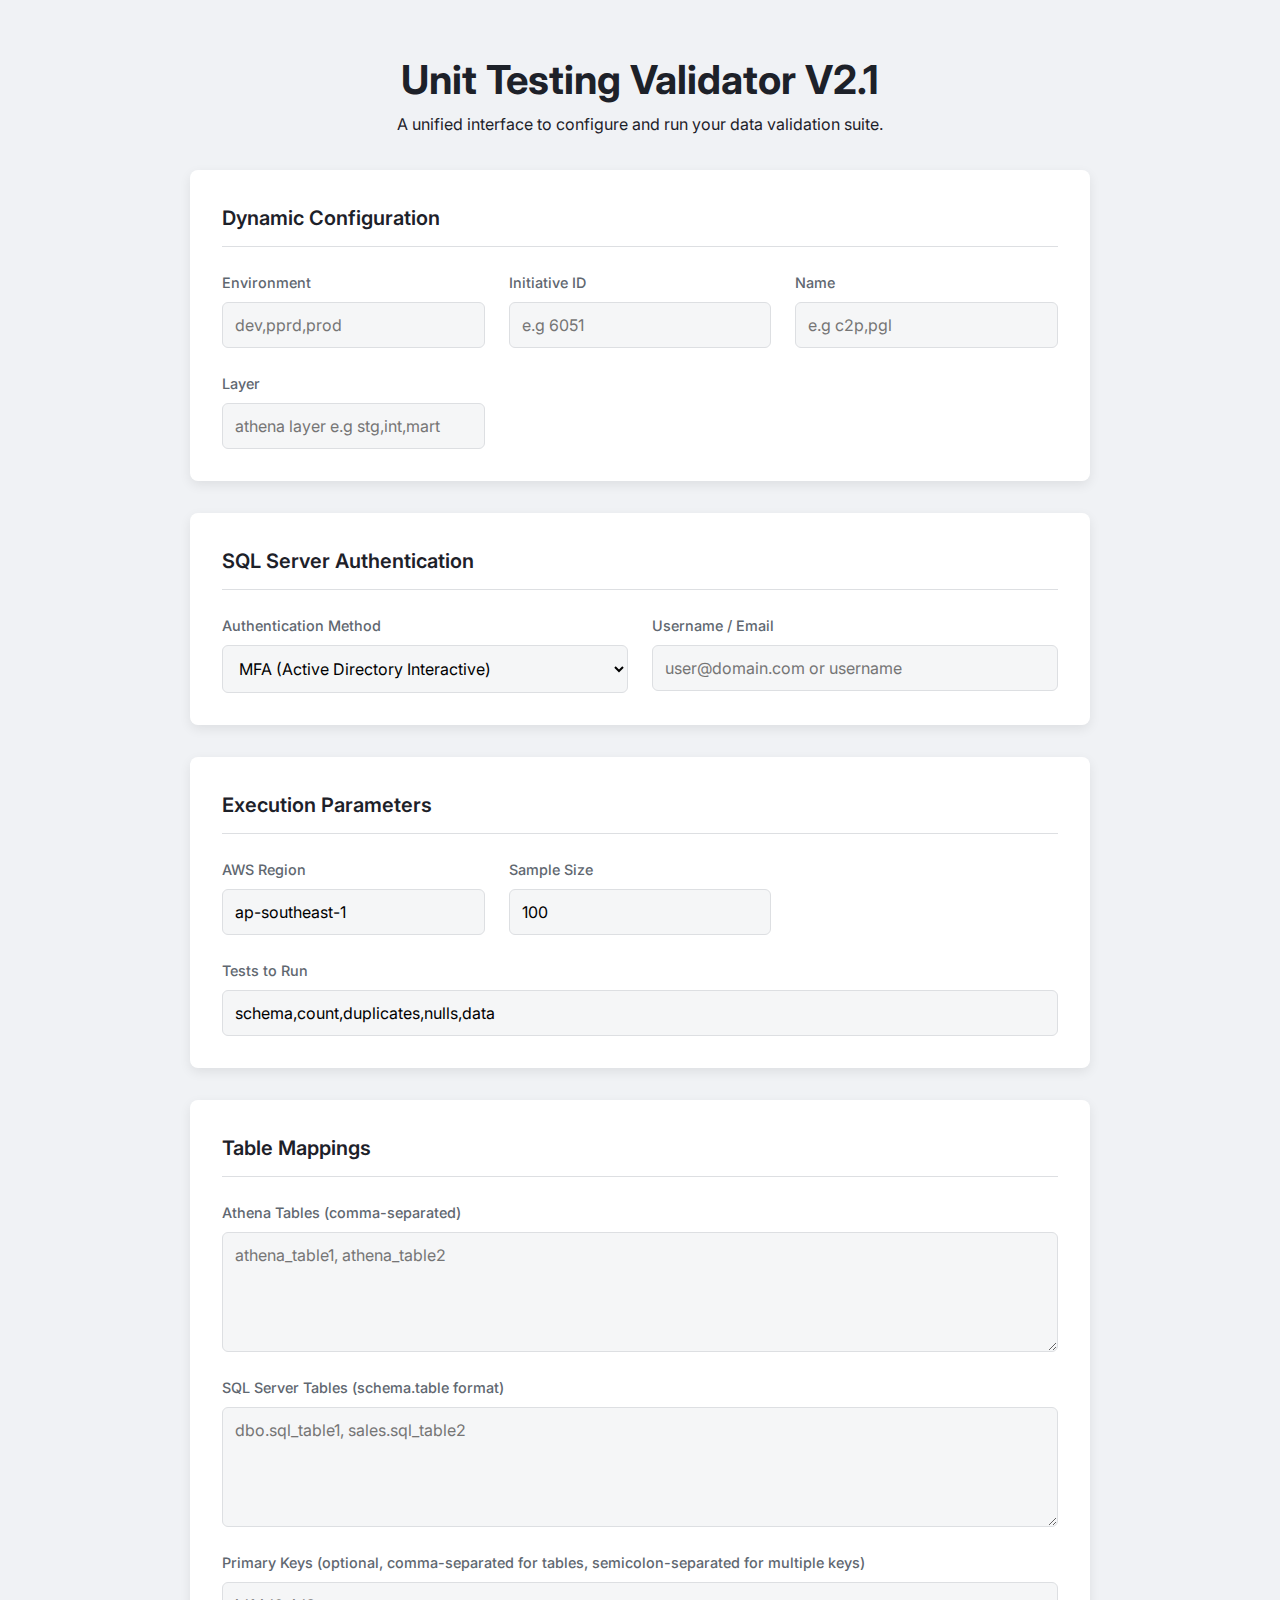
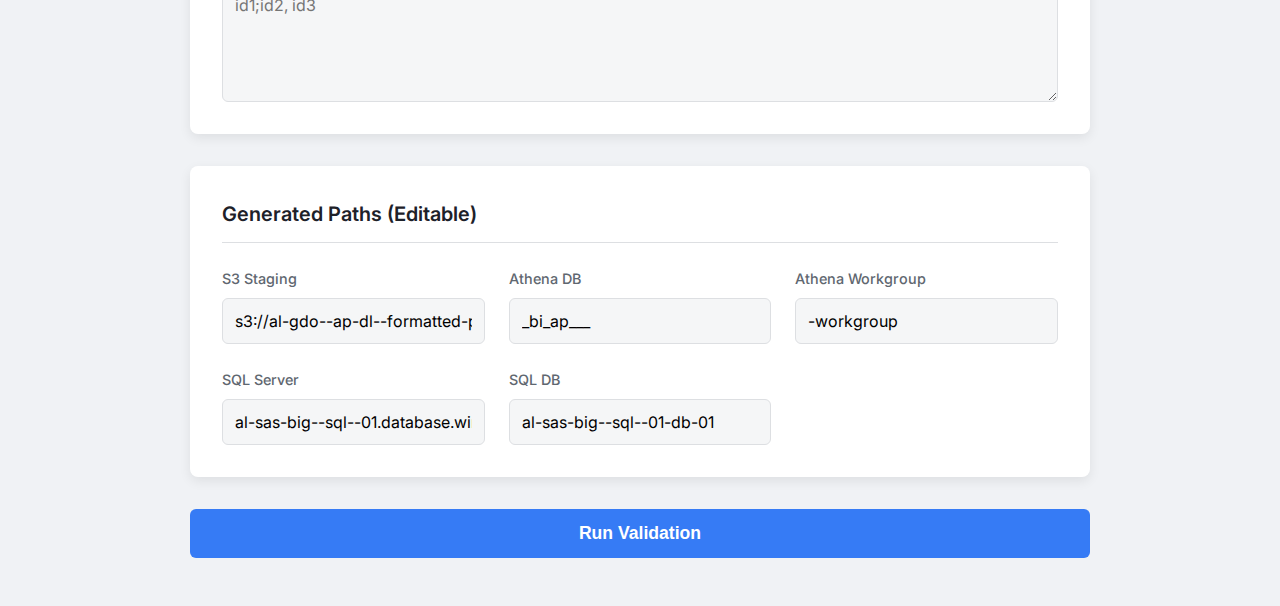
<file: templates/index.html>
<!DOCTYPE html>
<html lang="en">
<head>
    <meta charset="UTF-8">
    <meta name="viewport" content="width=device-width, initial-scale=1.0">
    <title>Unit Test Validator V2.1</title>
    <link rel="preconnect" href="https://fonts.googleapis.com">
    <link rel="preconnect" href="https://fonts.gstatic.com" crossorigin>
    <link href="https://fonts.googleapis.com/css2?family=Inter:wght@400;500;600;700&display=swap" rel="stylesheet">
    <style>
        :root {
            --primary-color: #367BF5;
            --primary-hover: #2a62c4;
            --background-color: #f0f2f5;
            --card-background: #ffffff;
            --text-color: #1d2129;
            --text-secondary: #606770;
            --border-color: #dddfe2;
            --input-background: #f5f6f7;
            --console-background: #1e1e1e;
            --console-text: #d4d4d4;
            --success-color: #28a745;
            --error-color: #dc3545;
        }

        * { box-sizing: border-box; margin: 0; padding: 0; }
        body { font-family: 'Inter', sans-serif; background-color: var(--background-color); color: var(--text-color); line-height: 1.6; }
        .container { max-width: 900px; margin: 3rem auto; }
        .header { text-align: center; margin-bottom: 2rem; }
        .header h1 { font-size: 2.5rem; font-weight: 700; }
        .card { background-color: var(--card-background); border-radius: 8px; padding: 2rem; margin-bottom: 2rem; box-shadow: 0 4px 12px rgba(0,0,0,0.08); }
        .section-title { font-size: 1.25rem; font-weight: 600; margin-bottom: 1.5rem; padding-bottom: 0.75rem; border-bottom: 1px solid var(--border-color); }
        .form-grid { display: grid; grid-template-columns: repeat(auto-fit, minmax(250px, 1fr)); gap: 1.5rem; }
        .form-group { display: flex; flex-direction: column; }
        label { font-weight: 500; margin-bottom: .5rem; font-size: 0.9em; color: var(--text-secondary); }
        input[type="text"], input[type="number"], input[type="password"], select, textarea { padding: 12px; border: 1px solid var(--border-color); background-color: var(--input-background); border-radius: 6px; font-family: inherit; font-size: 1em; }
        textarea { height: 120px; resize: vertical; }
        .btn { background-color: var(--primary-color); color: white; padding: 14px; border: none; border-radius: 6px; cursor: pointer; font-size: 1.1em; font-weight: 600; width: 100%; }
        .btn:hover { background-color: var(--primary-hover); }
        #output-container { display: none; }
        #output { margin-top: 1.5rem; background: var(--console-background); color: var(--console-text); padding: 1.5rem; border-radius: 8px; white-space: pre-wrap; font-family: monospace; max-height: 400px; overflow-y: auto; }
        #spinner { display: none; margin: 20px auto; width: 40px; height: 40px; border: 4px solid rgba(0,0,0,0.1); border-top: 4px solid var(--primary-color); border-radius: 50%; animation: spin 1s linear infinite; }
        #report-link-container { margin-top: 1.5rem; display: flex; justify-content: center; gap: 1rem; }
        .report-btn { padding: 12px 24px; border-radius: 6px; text-decoration: none; font-weight: 600; }
        .report-btn.view { background-color: var(--success-color); color: white; }
        .error-message { color: var(--error-color); }
        @keyframes spin { 0% { transform: rotate(0deg); } 100% { transform: rotate(360deg); } }
    </style>
</head>
<body>
    <div class="container">
        <div class="header">
            <h1>Unit Testing Validator V2.1</h1>
            <p>A unified interface to configure and run your data validation suite.</p>
        </div>

        <div class="card">
            <h2 class="section-title">Dynamic Configuration</h2>
            <div class="form-grid">
                <div class="form-group"><label for="env">Environment</label><input type="text" id="env" placeholder="dev,pprd,prod" onkeyup="updatePaths()"></div>
                <div class="form-group"><label for="initiative">Initiative ID</label><input type="text" id="initiative" placeholder="e.g 6051" onkeyup="updatePaths()"></div>
                <div class="form-group"><label for="name">Name</label><input type="text" id="name" placeholder="e.g c2p,pgl" onkeyup="updatePaths()"></div>
                <div class="form-group"><label for="layer">Layer</label><input type="text" id="layer" placeholder="athena layer e.g stg,int,mart" onkeyup="updatePaths()"></div>
            </div>
        </div>
        
        <div class="card">
            <h2 class="section-title">SQL Server Authentication</h2>
            <div class="form-grid">
                <div class="form-group">
                    <label for="auth-method">Authentication Method</label>
                    <select id="auth-method" onchange="togglePassword()">
                        <option value="mfa">MFA (Active Directory Interactive)</option>
                        <option value="password">SQL Login (Username/Password)</option>
                    </select>
                </div>
                <div class="form-group">
                    <label for="mssql-username">Username / Email</label>
                    <input type="text" id="mssql-username" placeholder="user@domain.com or username">
                </div>
                <div class="form-group" id="mssql-password-group" style="display:none;">
                    <label for="mssql-password">Password</label>
                    <input type="password" id="mssql-password" placeholder="Enter password">
                </div>
            </div>
        </div>
        
        <div class="card">
            <h2 class="section-title">Execution Parameters</h2>
            <div class="form-grid">
                <div class="form-group"><label for="aws-region">AWS Region</label><input type="text" id="aws-region" value="ap-southeast-1"></div>
                <div class="form-group"><label for="sample-size">Sample Size</label><input type="number" id="sample-size" value="100" min="1"></div>
                <div class="form-group" style="grid-column: 1 / -1;"><label for="tests">Tests to Run</label><input type="text" id="tests" value="schema,count,duplicates,nulls,data"></div>
            </div>
        </div>

        <div class="card">
            <h2 class="section-title">Table Mappings</h2>
            <div class="form-grid">
                <div class="form-group" style="grid-column: 1 / -1;">
                    <label for="athena-tables">Athena Tables (comma-separated)</label>
                    <textarea id="athena-tables" placeholder="athena_table1, athena_table2"></textarea>
                </div>
                <div class="form-group" style="grid-column: 1 / -1;">
                    <label for="sql-tables">SQL Server Tables (schema.table format)</label>
                    <textarea id="sql-tables" placeholder="dbo.sql_table1, sales.sql_table2"></textarea>
                </div>
                 <div class="form-group" style="grid-column: 1 / -1;">
                    <label for="primary-keys">Primary Keys (optional, comma-separated for tables, semicolon-separated for multiple keys)</label>
                    <textarea id="primary-keys" placeholder="id1;id2, id3"></textarea>
                </div>
            </div>
        </div>

        <div class="card">
            <h2 class="section-title">Generated Paths (Editable)</h2>
            <div class="form-grid">
                <div class="form-group"><label>S3 Staging</label><input type="text" id="s3-staging-path" class="generated-path"></div>
                <div class="form-group"><label>Athena DB</label><input type="text" id="athena-db-path" class="generated-path"></div>
                <div class="form-group"><label>Athena Workgroup</label><input type="text" id="athena-workgroup-path" class="generated-path"></div>
                <div class="form-group"><label>SQL Server</label><input type="text" id="mssql-server-path" class="generated-path"></div>
                <div class="form-group"><label>SQL DB</label><input type="text" id="mssql-db-path" class="generated-path"></div>
            </div>
        </div>
        
        <button id="run-btn" class="btn">Run Validation</button>
        
        <div id="output-container">
             <div id="spinner"></div>
             <div id="output"></div>
             <div id="report-link-container"></div>
        </div>
    </div>

    <script>
        function togglePassword() {
            const authMethod = document.getElementById('auth-method').value;
            const passwordGroup = document.getElementById('mssql-password-group');
            passwordGroup.style.display = (authMethod === 'password') ? 'flex' : 'none';
        }

        function updatePaths() {
            const env = document.getElementById('env').value.toLowerCase();
            let sqlEnv = env;
            if (env === 'pprd') sqlEnv = 'uat';
            
            const initiative = document.getElementById('initiative').value;
            const name = document.getElementById('name').value;
            const layer = document.getElementById('layer').value;
            
            document.getElementById('s3-staging-path').value = `s3://al-gdo-${env}-ap-dl-${initiative}-formatted-p/`;
            document.getElementById('athena-db-path').value = `${env}_bi_ap_${initiative}_${layer}_${name}`;
            document.getElementById('athena-workgroup-path').value = `${initiative}-workgroup`;
            document.getElementById('mssql-server-path').value = `al-sas-big-${sqlEnv}-sql-${name}-01.database.windows.net`;
            document.getElementById('mssql-db-path').value = `al-sas-big-${sqlEnv}-sql-${name}-01-db-01`;
        }
        
        document.addEventListener('DOMContentLoaded', () => {
            updatePaths();
            togglePassword();
        });

        document.getElementById('run-btn').addEventListener('click', async () => {
            const outputContainer = document.getElementById('output-container');
            const outputDiv = document.getElementById('output');
            const spinner = document.getElementById('spinner');
            const reportLinkContainer = document.getElementById('report-link-container');
            
            outputContainer.style.display = 'block';
            outputDiv.innerHTML = '';
            reportLinkContainer.innerHTML = '';
            spinner.style.display = 'block';

            const mappings = {};
            const athenaTables = document.getElementById('athena-tables').value.split(',').map(t => t.trim()).filter(Boolean);
            const sqlTables = document.getElementById('sql-tables').value.split(',').map(t => t.trim()).filter(Boolean);
            const primaryKeysList = document.getElementById('primary-keys').value.split(',').map(k => k.trim());
            
            if (athenaTables.length !== sqlTables.length) {
                outputDiv.innerHTML = `<span class="error-message">Error: The number of Athena tables must match the number of SQL Server tables.</span>`;
                spinner.style.display = 'none';
                return;
            }

            for (let i = 0; i < athenaTables.length; i++) {
                const athenaTable = athenaTables[i];
                const sqlTable = sqlTables[i];
                const primaryKeys = (primaryKeysList[i] || '').split(';').map(k => k.trim()).filter(Boolean);
                mappings[athenaTable] = { "sql_table": sqlTable, "primary_keys": primaryKeys };
            }

            const payload = {
                "aws-region": document.getElementById('aws-region').value,
                "s3-staging": document.getElementById('s3-staging-path').value,
                "athena-db": document.getElementById('athena-db-path').value,
                "athena-workgroup": document.getElementById('athena-workgroup-path').value,
                "mssql-server": document.getElementById('mssql-server-path').value,
                "mssql-db": document.getElementById('mssql-db-path').value,
                "auth-method": document.getElementById('auth-method').value,
                "mssql-user": document.getElementById('mssql-username').value,
                "mssql-password": document.getElementById('mssql-password').value,
                "sample-size": parseInt(document.getElementById('sample-size').value) || 100,
                "tests": document.getElementById('tests').value,
                "mappings": mappings
            };

            try {
                const response = await fetch('/run_script', {
                    method: 'POST',
                    headers: { 'Content-Type': 'application/json' },
                    body: JSON.stringify(payload)
                });
                const result = await response.json();
                
                if (result.status === 'success') {
                    outputDiv.innerHTML = result.output;
                    if(result.report_url) {
                        reportLinkContainer.innerHTML = `<a href="${result.report_url}" target="_blank" class="report-btn view">View Report</a>`;
                    }
                } else {
                     outputDiv.innerHTML = `<span class="error-message">${result.output}</span>`;
                }
            } catch (error) {
                outputDiv.innerHTML = `<span class="error-message">An unexpected error occurred: ${error}</span>`;
            } finally {
                spinner.style.display = 'none';
            }
        });
    </script>
</body>
</html>
</file>
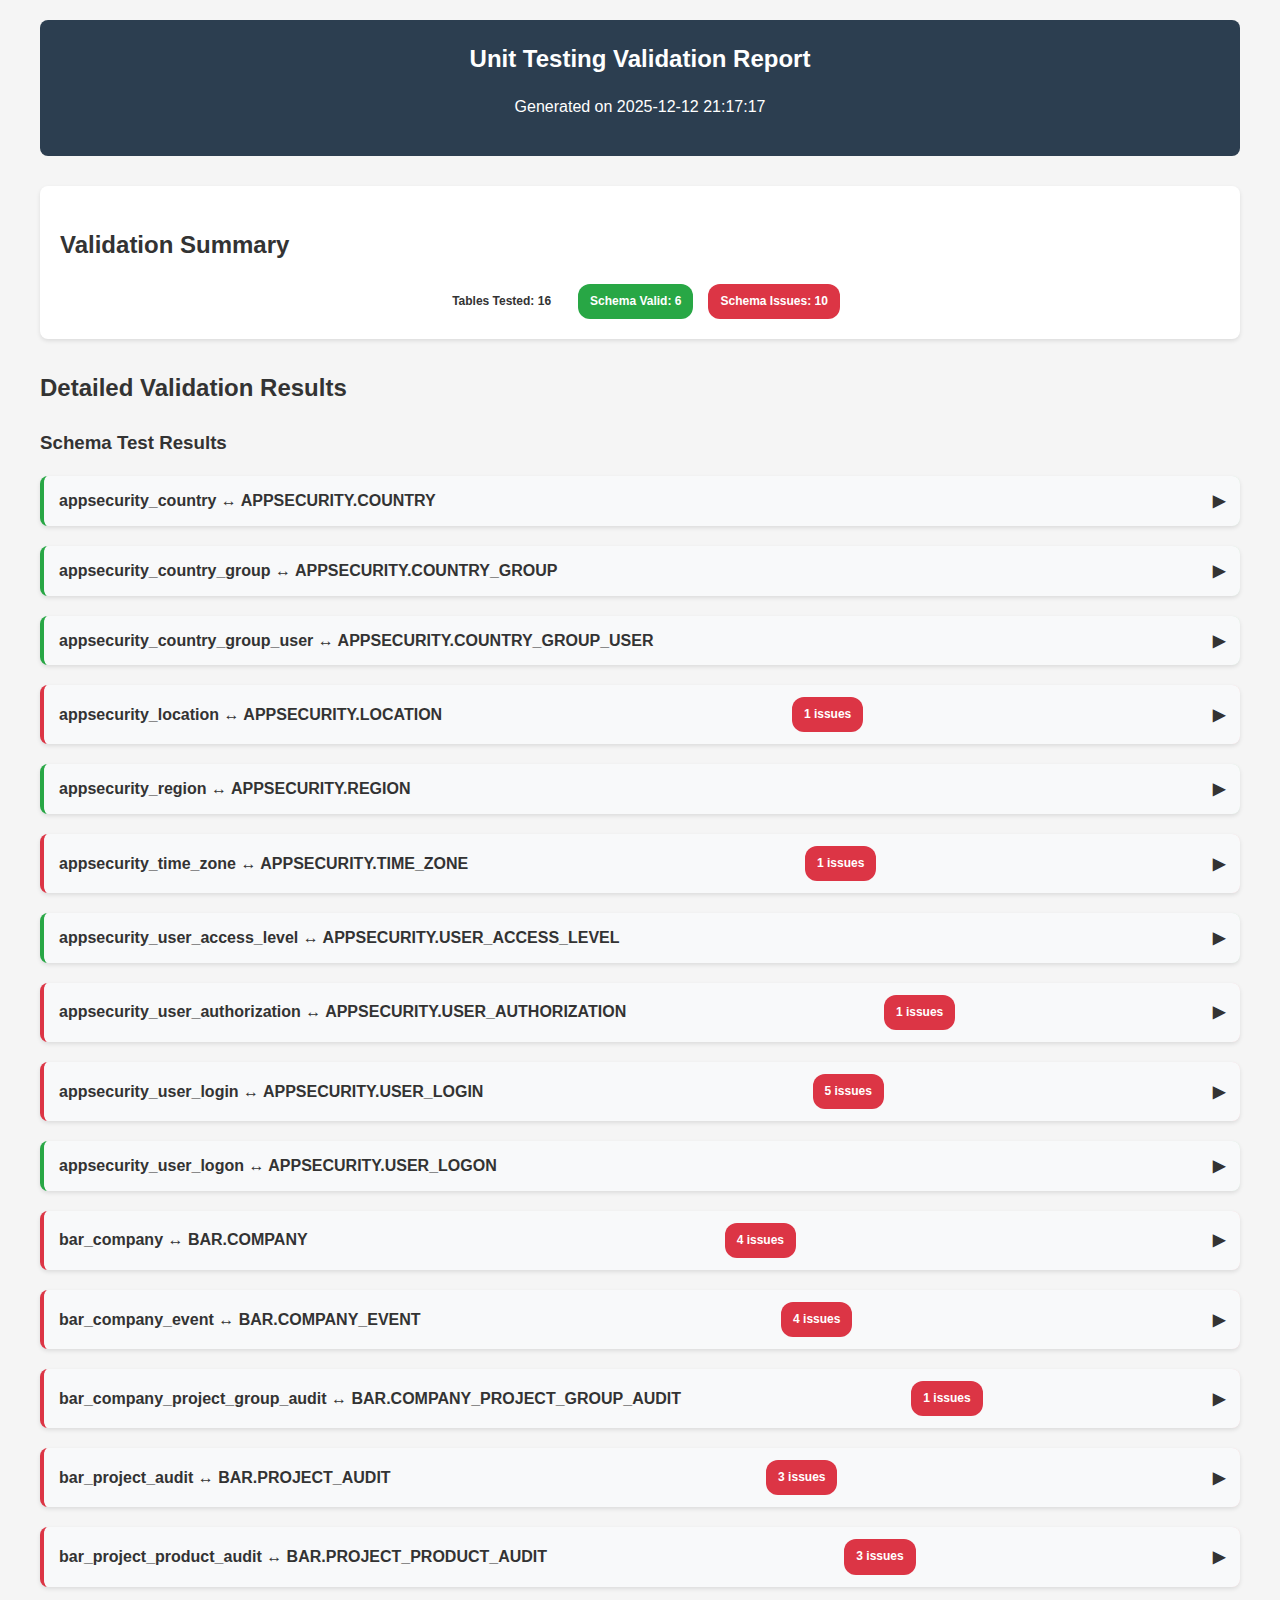
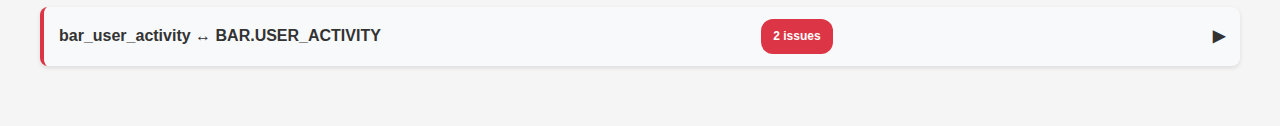
<file: report.html>
<!DOCTYPE html>
<html>
  <head>
    <title>Unit Testing Validation Report</title>
    <meta charset="utf-8">
    <meta content="width=device-width, initial-scale=1" name="viewport">
    <link href="https://cdnjs.cloudflare.com/ajax/libs/font-awesome/6.4.0/css/all.min.css" rel="stylesheet">
    <style>body { 
    font-family: 'Segoe UI', Tahoma, sans-serif; 
    line-height: 1.6; 
    color: #333; 
    max-width: 1200px; 
    margin: 0 auto; 
    padding: 20px; 
    background-color: #f5f5f5;
}

.header { 
    background: #2c3e50; 
    color: white; 
    padding: 20px; 
    border-radius: 8px; 
    margin-bottom: 30px; 
    text-align: center;
}

.header h1 {
    margin: 0;
    font-size: 24px;
}

.summary-card { 
    background: #ffffff; 
    border-radius: 8px; 
    padding: 20px; 
    margin-bottom: 30px; 
    box-shadow: 0 2px 4px rgba(0,0,0,0.1);
}

.summary-stats {
    display: flex; 
    gap: 15px; 
    justify-content: center;
    flex-wrap: wrap;
}

.test-section {
    margin-bottom: 40px;
}

.table-card { 
    border-radius: 8px; 
    margin-bottom: 20px; 
    overflow: hidden; 
    box-shadow: 0 2px 4px rgba(0,0,0,0.1);
}

.table-card.match {
    border-left: 4px solid #28a745;
}

.table-card.error {
    border-left: 4px solid #dc3545;
}

.table-header { 
    padding: 12px 15px; 
    cursor: pointer; 
    display: flex; 
    justify-content: space-between; 
    align-items: center; 
    background-color: #f8f9fa;
    font-weight: bold;
}

.table-header:hover { 
    background-color: #e9ecef; 
}

.table-details { 
    padding: 15px; 
    background-color: #ffffff;
}

.schema-table { 
    width: 100%; 
    border-collapse: collapse; 
    margin: 15px 0; 
    font-size: 14px; 
}

.schema-table th { 
    background: #e9ecef; 
    padding: 12px; 
    text-align: left; 
    font-weight: 600;
}

.schema-table td { 
    padding: 12px; 
    border-bottom: 1px solid #ddd; 
}

.text-center {
    text-align: center;
}

.match { 
    background-color: #d4edda; 
}

.error { 
    background-color: #f8d7da; 
}

.warning { 
    background-color: #fff3cd; 
}

.badge { 
    padding: 8px 12px; 
    border-radius: 12px; 
    font-size: 12px; 
    font-weight: bold; 
    display: inline-block; 
}

.badge-success { 
    background: #28a745; 
    color: white; 
}

.badge-danger { 
    background: #dc3545; 
    color: white; 
}

details[open] .toggle-icon {
    transform: rotate(90deg);
}

.toggle-icon {
    transition: transform 0.3s ease;
}

.issue-section {
    margin-bottom: 20px;
}

.issue-section ul {
    margin: 10px 0;
    padding-left: 20px;
}

.issue-section li {
    color: #dc3545;
    margin-bottom: 5px;
}

.schema-section, .count-section, .duplicate-section, .null-section, .data-section {
    margin-bottom: 20px;
}</style>
  </head>
  <body>
    <div class="header">
      <h1>Unit Testing Validation Report</h1>
      <p>Generated on 2025-12-12 21:17:17</p>
    </div>
    <div class="summary-card">
      <h2>Validation Summary</h2>
      <div class="summary-stats">
        <span class="badge">Tables Tested: 16</span>
        <span class="badge badge-success">Schema Valid: 6</span>
        <span class="badge badge-danger">Schema Issues: 10</span>
      </div>
    </div>
    <h2>Detailed Validation Results</h2>
    <div class="test-section">
      <h3>Schema Test Results</h3>
      <div class="table-card match">
        <details>
          <summary class="table-header">
            <strong>appsecurity_country ↔ APPSECURITY.COUNTRY</strong>
            <span class="toggle-icon">▶</span>
          </summary>
          <div class="table-details">
            <div class="schema-section">
              <h4>Column Comparison</h4>
              <table class="schema-table">
                <thead>
                  <tr>
                    <th>Column (Athena)</th>
                    <th>Column (SQL Server)</th>
                    <th>Athena Type</th>
                    <th>SQL Server Type</th>
                    <th>Status</th>
                  </tr>
                </thead>
                <tbody>
                  <tr class="match">
                    <td>dwh_load_date</td>
                    <td>DWH_LOAD_DATE</td>
                    <td>timestamp</td>
                    <td>timestamp</td>
                    <td>Match</td>
                  </tr>
                  <tr class="match">
                    <td>country_name</td>
                    <td>COUNTRY_NAME</td>
                    <td>varchar</td>
                    <td>varchar</td>
                    <td>Match</td>
                  </tr>
                  <tr class="match">
                    <td>update_dt_time</td>
                    <td>UPDATE_DT_TIME</td>
                    <td>timestamp</td>
                    <td>timestamp</td>
                    <td>Match</td>
                  </tr>
                  <tr class="match">
                    <td>insert_dt_time</td>
                    <td>INSERT_DT_TIME</td>
                    <td>timestamp</td>
                    <td>timestamp</td>
                    <td>Match</td>
                  </tr>
                  <tr class="match">
                    <td>country_code</td>
                    <td>COUNTRY_CODE</td>
                    <td>varchar</td>
                    <td>varchar</td>
                    <td>Match</td>
                  </tr>
                  <tr class="match">
                    <td>country_id</td>
                    <td>COUNTRY_ID</td>
                    <td>integer</td>
                    <td>integer</td>
                    <td>Match</td>
                  </tr>
                  <tr class="match">
                    <td>dwh_insert_date</td>
                    <td>DWH_INSERT_DATE</td>
                    <td>timestamp</td>
                    <td>timestamp</td>
                    <td>Match</td>
                  </tr>
                  <tr class="match">
                    <td>organization_unit</td>
                    <td>ORGANIZATION_UNIT</td>
                    <td>varchar</td>
                    <td>varchar</td>
                    <td>Match</td>
                  </tr>
                </tbody>
              </table>
            </div>
          </div>
        </details>
      </div>
      <div class="table-card match">
        <details>
          <summary class="table-header">
            <strong>appsecurity_country_group ↔ APPSECURITY.COUNTRY_GROUP</strong>
            <span class="toggle-icon">▶</span>
          </summary>
          <div class="table-details">
            <div class="schema-section">
              <h4>Column Comparison</h4>
              <table class="schema-table">
                <thead>
                  <tr>
                    <th>Column (Athena)</th>
                    <th>Column (SQL Server)</th>
                    <th>Athena Type</th>
                    <th>SQL Server Type</th>
                    <th>Status</th>
                  </tr>
                </thead>
                <tbody>
                  <tr class="match">
                    <td>dwh_load_date</td>
                    <td>DWH_LOAD_DATE</td>
                    <td>timestamp</td>
                    <td>timestamp</td>
                    <td>Match</td>
                  </tr>
                  <tr class="match">
                    <td>last_updated_userid</td>
                    <td>LAST_UPDATED_USERID</td>
                    <td>varchar</td>
                    <td>varchar</td>
                    <td>Match</td>
                  </tr>
                  <tr class="match">
                    <td>country_group_name</td>
                    <td>COUNTRY_GROUP_NAME</td>
                    <td>varchar</td>
                    <td>varchar</td>
                    <td>Match</td>
                  </tr>
                  <tr class="match">
                    <td>insert_dt_time</td>
                    <td>INSERT_DT_TIME</td>
                    <td>timestamp</td>
                    <td>timestamp</td>
                    <td>Match</td>
                  </tr>
                  <tr class="match">
                    <td>record_source</td>
                    <td>RECORD_SOURCE</td>
                    <td>varchar</td>
                    <td>varchar</td>
                    <td>Match</td>
                  </tr>
                  <tr class="match">
                    <td>country_group_id</td>
                    <td>COUNTRY_GROUP_ID</td>
                    <td>integer</td>
                    <td>integer</td>
                    <td>Match</td>
                  </tr>
                  <tr class="match">
                    <td>update_dt_time</td>
                    <td>UPDATE_DT_TIME</td>
                    <td>timestamp</td>
                    <td>timestamp</td>
                    <td>Match</td>
                  </tr>
                  <tr class="match">
                    <td>country_group_id_old</td>
                    <td>COUNTRY_GROUP_ID_OLD</td>
                    <td>integer</td>
                    <td>integer</td>
                    <td>Match</td>
                  </tr>
                  <tr class="match">
                    <td>country_id</td>
                    <td>COUNTRY_ID</td>
                    <td>integer</td>
                    <td>integer</td>
                    <td>Match</td>
                  </tr>
                  <tr class="match">
                    <td>application_id</td>
                    <td>APPLICATION_ID</td>
                    <td>integer</td>
                    <td>integer</td>
                    <td>Match</td>
                  </tr>
                  <tr class="match">
                    <td>created_date</td>
                    <td>CREATED_DATE</td>
                    <td>timestamp</td>
                    <td>timestamp</td>
                    <td>Match</td>
                  </tr>
                  <tr class="match">
                    <td>dwh_insert_date</td>
                    <td>DWH_INSERT_DATE</td>
                    <td>timestamp</td>
                    <td>timestamp</td>
                    <td>Match</td>
                  </tr>
                  <tr class="match">
                    <td>created_userid</td>
                    <td>CREATED_USERID</td>
                    <td>varchar</td>
                    <td>varchar</td>
                    <td>Match</td>
                  </tr>
                  <tr class="match">
                    <td>last_updated_date</td>
                    <td>LAST_UPDATED_DATE</td>
                    <td>timestamp</td>
                    <td>timestamp</td>
                    <td>Match</td>
                  </tr>
                </tbody>
              </table>
            </div>
          </div>
        </details>
      </div>
      <div class="table-card match">
        <details>
          <summary class="table-header">
            <strong>appsecurity_country_group_user ↔ APPSECURITY.COUNTRY_GROUP_USER</strong>
            <span class="toggle-icon">▶</span>
          </summary>
          <div class="table-details">
            <div class="schema-section">
              <h4>Column Comparison</h4>
              <table class="schema-table">
                <thead>
                  <tr>
                    <th>Column (Athena)</th>
                    <th>Column (SQL Server)</th>
                    <th>Athena Type</th>
                    <th>SQL Server Type</th>
                    <th>Status</th>
                  </tr>
                </thead>
                <tbody>
                  <tr class="match">
                    <td>dwh_load_date</td>
                    <td>DWH_LOAD_DATE</td>
                    <td>timestamp</td>
                    <td>timestamp</td>
                    <td>Match</td>
                  </tr>
                  <tr class="match">
                    <td>last_updated_userid</td>
                    <td>LAST_UPDATED_USERID</td>
                    <td>varchar</td>
                    <td>varchar</td>
                    <td>Match</td>
                  </tr>
                  <tr class="match">
                    <td>insert_dt_time</td>
                    <td>INSERT_DT_TIME</td>
                    <td>timestamp</td>
                    <td>timestamp</td>
                    <td>Match</td>
                  </tr>
                  <tr class="match">
                    <td>update_dt_time</td>
                    <td>UPDATE_DT_TIME</td>
                    <td>timestamp</td>
                    <td>timestamp</td>
                    <td>Match</td>
                  </tr>
                  <tr class="match">
                    <td>country_group_id</td>
                    <td>COUNTRY_GROUP_ID</td>
                    <td>integer</td>
                    <td>integer</td>
                    <td>Match</td>
                  </tr>
                  <tr class="match">
                    <td>country_group_user_id</td>
                    <td>COUNTRY_GROUP_USER_ID</td>
                    <td>varchar</td>
                    <td>varchar</td>
                    <td>Match</td>
                  </tr>
                  <tr class="match">
                    <td>dwh_insert_date</td>
                    <td>DWH_INSERT_DATE</td>
                    <td>timestamp</td>
                    <td>timestamp</td>
                    <td>Match</td>
                  </tr>
                  <tr class="match">
                    <td>login_id</td>
                    <td>LOGIN_ID</td>
                    <td>integer</td>
                    <td>integer</td>
                    <td>Match</td>
                  </tr>
                  <tr class="match">
                    <td>last_updated_date</td>
                    <td>LAST_UPDATED_DATE</td>
                    <td>timestamp</td>
                    <td>timestamp</td>
                    <td>Match</td>
                  </tr>
                </tbody>
              </table>
            </div>
          </div>
        </details>
      </div>
      <div class="table-card error">
        <details>
          <summary class="table-header">
            <strong>appsecurity_location ↔ APPSECURITY.LOCATION</strong>
            <span class="badge badge-danger">1 issues</span>
            <span class="toggle-icon">▶</span>
          </summary>
          <div class="table-details">
            <div class="issue-section">
              <h4>Validation Issues</h4>
              <ul>
                <li>Data type mismatch: appsecurity_location.service_fee (Athena: decimal(19,4)) vs APPSECURITY.LOCATION.SERVICE_FEE (SQL Server: money)</li>
              </ul>
            </div>
            <div class="schema-section">
              <h4>Column Comparison</h4>
              <table class="schema-table">
                <thead>
                  <tr>
                    <th>Column (Athena)</th>
                    <th>Column (SQL Server)</th>
                    <th>Athena Type</th>
                    <th>SQL Server Type</th>
                    <th>Status</th>
                  </tr>
                </thead>
                <tbody>
                  <tr class="match">
                    <td>agency_coord</td>
                    <td>AGENCY_COORD</td>
                    <td>varchar</td>
                    <td>varchar</td>
                    <td>Match</td>
                  </tr>
                  <tr class="match">
                    <td>region_id</td>
                    <td>REGION_ID</td>
                    <td>integer</td>
                    <td>integer</td>
                    <td>Match</td>
                  </tr>
                  <tr class="match">
                    <td>loc_server_name</td>
                    <td>LOC_SERVER_NAME</td>
                    <td>varchar</td>
                    <td>varchar</td>
                    <td>Match</td>
                  </tr>
                  <tr class="match">
                    <td>loc_comments</td>
                    <td>LOC_COMMENTS</td>
                    <td>varchar</td>
                    <td>varchar</td>
                    <td>Match</td>
                  </tr>
                  <tr class="match">
                    <td>fax</td>
                    <td>FAX</td>
                    <td>varchar</td>
                    <td>varchar</td>
                    <td>Match</td>
                  </tr>
                  <tr class="match">
                    <td>zip</td>
                    <td>ZIP</td>
                    <td>varchar</td>
                    <td>varchar</td>
                    <td>Match</td>
                  </tr>
                  <tr class="match">
                    <td>country</td>
                    <td>COUNTRY</td>
                    <td>varchar</td>
                    <td>varchar</td>
                    <td>Match</td>
                  </tr>
                  <tr class="match">
                    <td>state_id</td>
                    <td>STATE_ID</td>
                    <td>varchar</td>
                    <td>varchar</td>
                    <td>Match</td>
                  </tr>
                  <tr class="match">
                    <td>suburb</td>
                    <td>SUBURB</td>
                    <td>varchar</td>
                    <td>varchar</td>
                    <td>Match</td>
                  </tr>
                  <tr class="match">
                    <td>address_line_3</td>
                    <td>ADDRESS_LINE_3</td>
                    <td>varchar</td>
                    <td>varchar</td>
                    <td>Match</td>
                  </tr>
                  <tr class="match">
                    <td>debt_collector_dtl1</td>
                    <td>DEBT_COLLECTOR_DTL1</td>
                    <td>varchar</td>
                    <td>varchar</td>
                    <td>Match</td>
                  </tr>
                  <tr class="match">
                    <td>created_date</td>
                    <td>CREATED_DATE</td>
                    <td>timestamp</td>
                    <td>timestamp</td>
                    <td>Match</td>
                  </tr>
                  <tr class="match">
                    <td>dwh_insert_date</td>
                    <td>DWH_INSERT_DATE</td>
                    <td>timestamp</td>
                    <td>timestamp</td>
                    <td>Match</td>
                  </tr>
                  <tr class="match">
                    <td>last_updated_date</td>
                    <td>LAST_UPDATED_DATE</td>
                    <td>timestamp</td>
                    <td>timestamp</td>
                    <td>Match</td>
                  </tr>
                  <tr class="match">
                    <td>address_line_2</td>
                    <td>ADDRESS_LINE_2</td>
                    <td>varchar</td>
                    <td>varchar</td>
                    <td>Match</td>
                  </tr>
                  <tr class="error">
                    <td>service_fee</td>
                    <td>SERVICE_FEE</td>
                    <td>decimal(19,4)</td>
                    <td>money</td>
                    <td>Type Mismatch</td>
                  </tr>
                  <tr class="match">
                    <td>barcode_no</td>
                    <td>BARCODE_NO</td>
                    <td>varchar</td>
                    <td>varchar</td>
                    <td>Match</td>
                  </tr>
                  <tr class="match">
                    <td>dwh_load_date</td>
                    <td>DWH_LOAD_DATE</td>
                    <td>timestamp</td>
                    <td>timestamp</td>
                    <td>Match</td>
                  </tr>
                  <tr class="match">
                    <td>city</td>
                    <td>CITY</td>
                    <td>varchar</td>
                    <td>varchar</td>
                    <td>Match</td>
                  </tr>
                  <tr class="match">
                    <td>debt_collector_dtl2</td>
                    <td>DEBT_COLLECTOR_DTL2</td>
                    <td>varchar</td>
                    <td>varchar</td>
                    <td>Match</td>
                  </tr>
                  <tr class="match">
                    <td>contact</td>
                    <td>CONTACT</td>
                    <td>varchar</td>
                    <td>varchar</td>
                    <td>Match</td>
                  </tr>
                  <tr class="match">
                    <td>address_line_1</td>
                    <td>ADDRESS_LINE_1</td>
                    <td>varchar</td>
                    <td>varchar</td>
                    <td>Match</td>
                  </tr>
                  <tr class="match">
                    <td>location_name</td>
                    <td>LOCATION_NAME</td>
                    <td>varchar</td>
                    <td>varchar</td>
                    <td>Match</td>
                  </tr>
                  <tr class="match">
                    <td>location_pid</td>
                    <td>LOCATION_PID</td>
                    <td>varchar</td>
                    <td>varchar</td>
                    <td>Match</td>
                  </tr>
                  <tr class="match">
                    <td>created_userid</td>
                    <td>CREATED_USERID</td>
                    <td>varchar</td>
                    <td>varchar</td>
                    <td>Match</td>
                  </tr>
                  <tr class="match">
                    <td>phone</td>
                    <td>PHONE</td>
                    <td>varchar</td>
                    <td>varchar</td>
                    <td>Match</td>
                  </tr>
                  <tr class="match">
                    <td>location_uid</td>
                    <td>LOCATION_UID</td>
                    <td>integer</td>
                    <td>integer</td>
                    <td>Match</td>
                  </tr>
                  <tr class="match">
                    <td>location_id</td>
                    <td>LOCATION_ID</td>
                    <td>varchar</td>
                    <td>varchar</td>
                    <td>Match</td>
                  </tr>
                  <tr class="match">
                    <td>last_updated_userid</td>
                    <td>LAST_UPDATED_USERID</td>
                    <td>varchar</td>
                    <td>varchar</td>
                    <td>Match</td>
                  </tr>
                  <tr class="match">
                    <td>insert_dt_time</td>
                    <td>INSERT_DT_TIME</td>
                    <td>timestamp</td>
                    <td>timestamp</td>
                    <td>Match</td>
                  </tr>
                  <tr class="match">
                    <td>update_dt_time</td>
                    <td>UPDATE_DT_TIME</td>
                    <td>timestamp</td>
                    <td>timestamp</td>
                    <td>Match</td>
                  </tr>
                  <tr class="match">
                    <td>loc_database_name</td>
                    <td>LOC_DATABASE_NAME</td>
                    <td>varchar</td>
                    <td>varchar</td>
                    <td>Match</td>
                  </tr>
                  <tr class="match">
                    <td>location_type</td>
                    <td>LOCATION_TYPE</td>
                    <td>varchar</td>
                    <td>varchar</td>
                    <td>Match</td>
                  </tr>
                  <tr class="match">
                    <td>loc_bank</td>
                    <td>LOC_BANK</td>
                    <td>varchar</td>
                    <td>varchar</td>
                    <td>Match</td>
                  </tr>
                  <tr class="match">
                    <td>loc_bank_bsb_no</td>
                    <td>LOC_BANK_BSB_NO</td>
                    <td>varchar</td>
                    <td>varchar</td>
                    <td>Match</td>
                  </tr>
                </tbody>
              </table>
            </div>
          </div>
        </details>
      </div>
      <div class="table-card match">
        <details>
          <summary class="table-header">
            <strong>appsecurity_region ↔ APPSECURITY.REGION</strong>
            <span class="toggle-icon">▶</span>
          </summary>
          <div class="table-details">
            <div class="schema-section">
              <h4>Column Comparison</h4>
              <table class="schema-table">
                <thead>
                  <tr>
                    <th>Column (Athena)</th>
                    <th>Column (SQL Server)</th>
                    <th>Athena Type</th>
                    <th>SQL Server Type</th>
                    <th>Status</th>
                  </tr>
                </thead>
                <tbody>
                  <tr class="match">
                    <td>region_id</td>
                    <td>REGION_ID</td>
                    <td>integer</td>
                    <td>integer</td>
                    <td>Match</td>
                  </tr>
                  <tr class="match">
                    <td>region_code</td>
                    <td>REGION_CODE</td>
                    <td>varchar</td>
                    <td>varchar</td>
                    <td>Match</td>
                  </tr>
                  <tr class="match">
                    <td>pdf_email_address</td>
                    <td>PDF_EMAIL_ADDRESS</td>
                    <td>varchar</td>
                    <td>varchar</td>
                    <td>Match</td>
                  </tr>
                  <tr class="match">
                    <td>from_val</td>
                    <td>FROM_VAL</td>
                    <td>varchar</td>
                    <td>varchar</td>
                    <td>Match</td>
                  </tr>
                  <tr class="match">
                    <td>time_zone_id</td>
                    <td>TIME_ZONE_ID</td>
                    <td>integer</td>
                    <td>integer</td>
                    <td>Match</td>
                  </tr>
                  <tr class="match">
                    <td>region_prefix</td>
                    <td>REGION_PREFIX</td>
                    <td>varchar</td>
                    <td>varchar</td>
                    <td>Match</td>
                  </tr>
                  <tr class="match">
                    <td>biller_code</td>
                    <td>BILLER_CODE</td>
                    <td>integer</td>
                    <td>integer</td>
                    <td>Match</td>
                  </tr>
                  <tr class="match">
                    <td>next_ref_no</td>
                    <td>NEXT_REF_NO</td>
                    <td>integer</td>
                    <td>integer</td>
                    <td>Match</td>
                  </tr>
                  <tr class="match">
                    <td>region_id_old</td>
                    <td>REGION_ID_OLD</td>
                    <td>integer</td>
                    <td>integer</td>
                    <td>Match</td>
                  </tr>
                  <tr class="match">
                    <td>record_source</td>
                    <td>RECORD_SOURCE</td>
                    <td>varchar</td>
                    <td>varchar</td>
                    <td>Match</td>
                  </tr>
                  <tr class="match">
                    <td>old_region_id</td>
                    <td>OLD_REGION_ID</td>
                    <td>integer</td>
                    <td>integer</td>
                    <td>Match</td>
                  </tr>
                  <tr class="match">
                    <td>descr</td>
                    <td>DESCR</td>
                    <td>varchar</td>
                    <td>varchar</td>
                    <td>Match</td>
                  </tr>
                  <tr class="match">
                    <td>created_date</td>
                    <td>CREATED_DATE</td>
                    <td>timestamp</td>
                    <td>timestamp</td>
                    <td>Match</td>
                  </tr>
                  <tr class="match">
                    <td>dwh_insert_date</td>
                    <td>DWH_INSERT_DATE</td>
                    <td>timestamp</td>
                    <td>timestamp</td>
                    <td>Match</td>
                  </tr>
                  <tr class="match">
                    <td>last_updated_date</td>
                    <td>LAST_UPDATED_DATE</td>
                    <td>timestamp</td>
                    <td>timestamp</td>
                    <td>Match</td>
                  </tr>
                  <tr class="match">
                    <td>barcode_no</td>
                    <td>BARCODE_NO</td>
                    <td>varchar</td>
                    <td>varchar</td>
                    <td>Match</td>
                  </tr>
                  <tr class="match">
                    <td>dwh_load_date</td>
                    <td>DWH_LOAD_DATE</td>
                    <td>timestamp</td>
                    <td>timestamp</td>
                    <td>Match</td>
                  </tr>
                  <tr class="match">
                    <td>gl_globalaccount_no</td>
                    <td>GL_GLOBALACCOUNT_NO</td>
                    <td>varchar</td>
                    <td>varchar</td>
                    <td>Match</td>
                  </tr>
                  <tr class="match">
                    <td>created_userid</td>
                    <td>CREATED_USERID</td>
                    <td>varchar</td>
                    <td>varchar</td>
                    <td>Match</td>
                  </tr>
                  <tr class="match">
                    <td>last_updated_userid</td>
                    <td>LAST_UPDATED_USERID</td>
                    <td>varchar</td>
                    <td>varchar</td>
                    <td>Match</td>
                  </tr>
                  <tr class="match">
                    <td>insert_dt_time</td>
                    <td>INSERT_DT_TIME</td>
                    <td>timestamp</td>
                    <td>timestamp</td>
                    <td>Match</td>
                  </tr>
                  <tr class="match">
                    <td>update_dt_time</td>
                    <td>UPDATE_DT_TIME</td>
                    <td>timestamp</td>
                    <td>timestamp</td>
                    <td>Match</td>
                  </tr>
                  <tr class="match">
                    <td>gl_account_no</td>
                    <td>GL_ACCOUNT_NO</td>
                    <td>varchar</td>
                    <td>varchar</td>
                    <td>Match</td>
                  </tr>
                  <tr class="match">
                    <td>country_id</td>
                    <td>COUNTRY_ID</td>
                    <td>integer</td>
                    <td>integer</td>
                    <td>Match</td>
                  </tr>
                </tbody>
              </table>
            </div>
          </div>
        </details>
      </div>
      <div class="table-card error">
        <details>
          <summary class="table-header">
            <strong>appsecurity_time_zone ↔ APPSECURITY.TIME_ZONE</strong>
            <span class="badge badge-danger">1 issues</span>
            <span class="toggle-icon">▶</span>
          </summary>
          <div class="table-details">
            <div class="issue-section">
              <h4>Validation Issues</h4>
              <ul>
                <li>Data type mismatch: appsecurity_time_zone.time_gmt_offset (Athena: decimal(11,1)) vs APPSECURITY.TIME_ZONE.TIME_GMT_OFFSET (SQL Server: decimal(5,1))</li>
              </ul>
            </div>
            <div class="schema-section">
              <h4>Column Comparison</h4>
              <table class="schema-table">
                <thead>
                  <tr>
                    <th>Column (Athena)</th>
                    <th>Column (SQL Server)</th>
                    <th>Athena Type</th>
                    <th>SQL Server Type</th>
                    <th>Status</th>
                  </tr>
                </thead>
                <tbody>
                  <tr class="match">
                    <td>tz_standard_name</td>
                    <td>TZ_STANDARD_NAME</td>
                    <td>varchar</td>
                    <td>varchar</td>
                    <td>Match</td>
                  </tr>
                  <tr class="match">
                    <td>dwh_load_date</td>
                    <td>DWH_LOAD_DATE</td>
                    <td>timestamp</td>
                    <td>timestamp</td>
                    <td>Match</td>
                  </tr>
                  <tr class="match">
                    <td>time_zone_code</td>
                    <td>TIME_ZONE_CODE</td>
                    <td>varchar</td>
                    <td>varchar</td>
                    <td>Match</td>
                  </tr>
                  <tr class="error">
                    <td>time_gmt_offset</td>
                    <td>TIME_GMT_OFFSET</td>
                    <td>decimal(11,1)</td>
                    <td>decimal(5,1)</td>
                    <td>Type Mismatch</td>
                  </tr>
                  <tr class="match">
                    <td>time_zone_id_old</td>
                    <td>TIME_ZONE_ID_OLD</td>
                    <td>integer</td>
                    <td>integer</td>
                    <td>Match</td>
                  </tr>
                  <tr class="match">
                    <td>insert_dt_time</td>
                    <td>INSERT_DT_TIME</td>
                    <td>timestamp</td>
                    <td>timestamp</td>
                    <td>Match</td>
                  </tr>
                  <tr class="match">
                    <td>record_source</td>
                    <td>RECORD_SOURCE</td>
                    <td>varchar</td>
                    <td>varchar</td>
                    <td>Match</td>
                  </tr>
                  <tr class="match">
                    <td>update_dt_time</td>
                    <td>UPDATE_DT_TIME</td>
                    <td>timestamp</td>
                    <td>timestamp</td>
                    <td>Match</td>
                  </tr>
                  <tr class="match">
                    <td>time_zone_id</td>
                    <td>TIME_ZONE_ID</td>
                    <td>integer</td>
                    <td>integer</td>
                    <td>Match</td>
                  </tr>
                  <tr class="match">
                    <td>time_zone_name</td>
                    <td>TIME_ZONE_NAME</td>
                    <td>varchar</td>
                    <td>varchar</td>
                    <td>Match</td>
                  </tr>
                  <tr class="match">
                    <td>dwh_insert_date</td>
                    <td>DWH_INSERT_DATE</td>
                    <td>timestamp</td>
                    <td>timestamp</td>
                    <td>Match</td>
                  </tr>
                </tbody>
              </table>
            </div>
          </div>
        </details>
      </div>
      <div class="table-card match">
        <details>
          <summary class="table-header">
            <strong>appsecurity_user_access_level ↔ APPSECURITY.USER_ACCESS_LEVEL</strong>
            <span class="toggle-icon">▶</span>
          </summary>
          <div class="table-details">
            <div class="schema-section">
              <h4>Column Comparison</h4>
              <table class="schema-table">
                <thead>
                  <tr>
                    <th>Column (Athena)</th>
                    <th>Column (SQL Server)</th>
                    <th>Athena Type</th>
                    <th>SQL Server Type</th>
                    <th>Status</th>
                  </tr>
                </thead>
                <tbody>
                  <tr class="match">
                    <td>dwh_load_date</td>
                    <td>DWH_LOAD_DATE</td>
                    <td>timestamp</td>
                    <td>timestamp</td>
                    <td>Match</td>
                  </tr>
                  <tr class="match">
                    <td>description</td>
                    <td>DESCRIPTION</td>
                    <td>varchar</td>
                    <td>varchar</td>
                    <td>Match</td>
                  </tr>
                  <tr class="match">
                    <td>insert_dt_time</td>
                    <td>INSERT_DT_TIME</td>
                    <td>timestamp</td>
                    <td>timestamp</td>
                    <td>Match</td>
                  </tr>
                  <tr class="match">
                    <td>update_dt_time</td>
                    <td>UPDATE_DT_TIME</td>
                    <td>timestamp</td>
                    <td>timestamp</td>
                    <td>Match</td>
                  </tr>
                  <tr class="match">
                    <td>access_level</td>
                    <td>ACCESS_LEVEL</td>
                    <td>integer</td>
                    <td>integer</td>
                    <td>Match</td>
                  </tr>
                  <tr class="match">
                    <td>dwh_insert_date</td>
                    <td>DWH_INSERT_DATE</td>
                    <td>timestamp</td>
                    <td>timestamp</td>
                    <td>Match</td>
                  </tr>
                  <tr class="match">
                    <td>seq_no</td>
                    <td>SEQ_NO</td>
                    <td>integer</td>
                    <td>integer</td>
                    <td>Match</td>
                  </tr>
                </tbody>
              </table>
            </div>
          </div>
        </details>
      </div>
      <div class="table-card error">
        <details>
          <summary class="table-header">
            <strong>appsecurity_user_authorization ↔ APPSECURITY.USER_AUTHORIZATION</strong>
            <span class="badge badge-danger">1 issues</span>
            <span class="toggle-icon">▶</span>
          </summary>
          <div class="table-details">
            <div class="issue-section">
              <h4>Validation Issues</h4>
              <ul>
                <li>Data type mismatch: appsecurity_user_authorization.authorization_limit (Athena: decimal(19,4)) vs APPSECURITY.USER_AUTHORIZATION.AUTHORIZATION_LIMIT (SQL Server: money)</li>
              </ul>
            </div>
            <div class="schema-section">
              <h4>Column Comparison</h4>
              <table class="schema-table">
                <thead>
                  <tr>
                    <th>Column (Athena)</th>
                    <th>Column (SQL Server)</th>
                    <th>Athena Type</th>
                    <th>SQL Server Type</th>
                    <th>Status</th>
                  </tr>
                </thead>
                <tbody>
                  <tr class="match">
                    <td>last_inserted_dt_time</td>
                    <td>LAST_INSERTED_DT_TIME</td>
                    <td>timestamp</td>
                    <td>timestamp</td>
                    <td>Match</td>
                  </tr>
                  <tr class="match">
                    <td>dwh_load_date</td>
                    <td>DWH_LOAD_DATE</td>
                    <td>timestamp</td>
                    <td>timestamp</td>
                    <td>Match</td>
                  </tr>
                  <tr class="match">
                    <td>last_updated_userid</td>
                    <td>LAST_UPDATED_USERID</td>
                    <td>varchar</td>
                    <td>varchar</td>
                    <td>Match</td>
                  </tr>
                  <tr class="error">
                    <td>authorization_limit</td>
                    <td>AUTHORIZATION_LIMIT</td>
                    <td>decimal(19,4)</td>
                    <td>money</td>
                    <td>Type Mismatch</td>
                  </tr>
                  <tr class="match">
                    <td>userid</td>
                    <td>USERID</td>
                    <td>varchar</td>
                    <td>varchar</td>
                    <td>Match</td>
                  </tr>
                  <tr class="match">
                    <td>insert_dt_time</td>
                    <td>INSERT_DT_TIME</td>
                    <td>timestamp</td>
                    <td>timestamp</td>
                    <td>Match</td>
                  </tr>
                  <tr class="match">
                    <td>update_dt_time</td>
                    <td>UPDATE_DT_TIME</td>
                    <td>timestamp</td>
                    <td>timestamp</td>
                    <td>Match</td>
                  </tr>
                  <tr class="match">
                    <td>currency_code</td>
                    <td>CURRENCY_CODE</td>
                    <td>varchar</td>
                    <td>varchar</td>
                    <td>Match</td>
                  </tr>
                  <tr class="match">
                    <td>uid</td>
                    <td>UID</td>
                    <td>varchar</td>
                    <td>varchar</td>
                    <td>Match</td>
                  </tr>
                  <tr class="match">
                    <td>active_status</td>
                    <td>ACTIVE_STATUS</td>
                    <td>varchar</td>
                    <td>varchar</td>
                    <td>Match</td>
                  </tr>
                  <tr class="match">
                    <td>created_date</td>
                    <td>CREATED_DATE</td>
                    <td>timestamp</td>
                    <td>timestamp</td>
                    <td>Match</td>
                  </tr>
                  <tr class="match">
                    <td>dwh_insert_date</td>
                    <td>DWH_INSERT_DATE</td>
                    <td>timestamp</td>
                    <td>timestamp</td>
                    <td>Match</td>
                  </tr>
                  <tr class="match">
                    <td>login_id</td>
                    <td>LOGIN_ID</td>
                    <td>integer</td>
                    <td>integer</td>
                    <td>Match</td>
                  </tr>
                  <tr class="match">
                    <td>last_updated_date</td>
                    <td>LAST_UPDATED_DATE</td>
                    <td>timestamp</td>
                    <td>timestamp</td>
                    <td>Match</td>
                  </tr>
                  <tr class="match">
                    <td>last_load_dt_time</td>
                    <td>LAST_LOAD_DT_TIME</td>
                    <td>timestamp</td>
                    <td>timestamp</td>
                    <td>Match</td>
                  </tr>
                </tbody>
              </table>
            </div>
          </div>
        </details>
      </div>
      <div class="table-card error">
        <details>
          <summary class="table-header">
            <strong>appsecurity_user_login ↔ APPSECURITY.USER_LOGIN</strong>
            <span class="badge badge-danger">5 issues</span>
            <span class="toggle-icon">▶</span>
          </summary>
          <div class="table-details">
            <div class="issue-section">
              <h4>Validation Issues</h4>
              <ul>
                <li>Data type mismatch: appsecurity_user_login.authorization_limit (Athena: decimal(19,4)) vs APPSECURITY.USER_LOGIN.AUTHORIZATION_LIMIT (SQL Server: money)</li>
                <li>Data type mismatch: appsecurity_user_login.pwd_expiry_date (Athena: timestamp) vs APPSECURITY.USER_LOGIN.PWD_EXPIRY_DATE (SQL Server: smalldatetime)</li>
                <li>Data type mismatch: appsecurity_user_login.created_date (Athena: timestamp) vs APPSECURITY.USER_LOGIN.CREATED_DATE (SQL Server: smalldatetime)</li>
                <li>Data type mismatch: appsecurity_user_login.pwd (Athena: varchar) vs APPSECURITY.USER_LOGIN.PWD (SQL Server: binary)</li>
                <li>Data type mismatch: appsecurity_user_login.expiry_date (Athena: timestamp) vs APPSECURITY.USER_LOGIN.EXPIRY_DATE (SQL Server: smalldatetime)</li>
              </ul>
            </div>
            <div class="schema-section">
              <h4>Column Comparison</h4>
              <table class="schema-table">
                <thead>
                  <tr>
                    <th>Column (Athena)</th>
                    <th>Column (SQL Server)</th>
                    <th>Athena Type</th>
                    <th>SQL Server Type</th>
                    <th>Status</th>
                  </tr>
                </thead>
                <tbody>
                  <tr class="match">
                    <td>user_initials</td>
                    <td>USER_INITIALS</td>
                    <td>varchar</td>
                    <td>varchar</td>
                    <td>Match</td>
                  </tr>
                  <tr class="error">
                    <td>authorization_limit</td>
                    <td>AUTHORIZATION_LIMIT</td>
                    <td>decimal(19,4)</td>
                    <td>money</td>
                    <td>Type Mismatch</td>
                  </tr>
                  <tr class="match">
                    <td>login_id_old</td>
                    <td>LOGIN_ID_OLD</td>
                    <td>integer</td>
                    <td>integer</td>
                    <td>Match</td>
                  </tr>
                  <tr class="match">
                    <td>display_price</td>
                    <td>DISPLAY_PRICE</td>
                    <td>boolean</td>
                    <td>boolean</td>
                    <td>Match</td>
                  </tr>
                  <tr class="match">
                    <td>rep_id</td>
                    <td>REP_ID</td>
                    <td>varchar</td>
                    <td>varchar</td>
                    <td>Match</td>
                  </tr>
                  <tr class="match">
                    <td>record_source</td>
                    <td>RECORD_SOURCE</td>
                    <td>varchar</td>
                    <td>varchar</td>
                    <td>Match</td>
                  </tr>
                  <tr class="match">
                    <td>email_address</td>
                    <td>EMAIL_ADDRESS</td>
                    <td>varchar</td>
                    <td>varchar</td>
                    <td>Match</td>
                  </tr>
                  <tr class="error">
                    <td>pwd_expiry_date</td>
                    <td>PWD_EXPIRY_DATE</td>
                    <td>timestamp</td>
                    <td>smalldatetime</td>
                    <td>Type Mismatch</td>
                  </tr>
                  <tr class="match">
                    <td>default_region_id</td>
                    <td>DEFAULT_REGION_ID</td>
                    <td>integer</td>
                    <td>integer</td>
                    <td>Match</td>
                  </tr>
                  <tr class="match">
                    <td>default_country_id</td>
                    <td>DEFAULT_COUNTRY_ID</td>
                    <td>integer</td>
                    <td>integer</td>
                    <td>Match</td>
                  </tr>
                  <tr class="match">
                    <td>default_culture_id</td>
                    <td>DEFAULT_CULTURE_ID</td>
                    <td>varchar</td>
                    <td>varchar</td>
                    <td>Match</td>
                  </tr>
                  <tr class="match">
                    <td>active_status</td>
                    <td>ACTIVE_STATUS</td>
                    <td>varchar</td>
                    <td>varchar</td>
                    <td>Match</td>
                  </tr>
                  <tr class="match">
                    <td>dwh_insert_date</td>
                    <td>DWH_INSERT_DATE</td>
                    <td>timestamp</td>
                    <td>timestamp</td>
                    <td>Match</td>
                  </tr>
                  <tr class="error">
                    <td>created_date</td>
                    <td>CREATED_DATE</td>
                    <td>timestamp</td>
                    <td>smalldatetime</td>
                    <td>Type Mismatch</td>
                  </tr>
                  <tr class="match">
                    <td>login_id</td>
                    <td>LOGIN_ID</td>
                    <td>integer</td>
                    <td>integer</td>
                    <td>Match</td>
                  </tr>
                  <tr class="match">
                    <td>last_updated_date</td>
                    <td>LAST_UPDATED_DATE</td>
                    <td>timestamp</td>
                    <td>timestamp</td>
                    <td>Match</td>
                  </tr>
                  <tr class="match">
                    <td>dwh_load_date</td>
                    <td>DWH_LOAD_DATE</td>
                    <td>timestamp</td>
                    <td>timestamp</td>
                    <td>Match</td>
                  </tr>
                  <tr class="match">
                    <td>employee_no</td>
                    <td>EMPLOYEE_NO</td>
                    <td>varchar</td>
                    <td>varchar</td>
                    <td>Match</td>
                  </tr>
                  <tr class="error">
                    <td>pwd</td>
                    <td>PWD</td>
                    <td>varchar</td>
                    <td>binary</td>
                    <td>Type Mismatch</td>
                  </tr>
                  <tr class="match">
                    <td>login_time</td>
                    <td>LOGIN_TIME</td>
                    <td>varchar</td>
                    <td>varchar</td>
                    <td>Match</td>
                  </tr>
                  <tr class="match">
                    <td>logout_time</td>
                    <td>LOGOUT_TIME</td>
                    <td>varchar</td>
                    <td>varchar</td>
                    <td>Match</td>
                  </tr>
                  <tr class="match">
                    <td>default_location_id</td>
                    <td>DEFAULT_LOCATION_ID</td>
                    <td>varchar</td>
                    <td>varchar</td>
                    <td>Match</td>
                  </tr>
                  <tr class="match">
                    <td>user_domain</td>
                    <td>USER_DOMAIN</td>
                    <td>varchar</td>
                    <td>varchar</td>
                    <td>Match</td>
                  </tr>
                  <tr class="match">
                    <td>userid</td>
                    <td>USERID</td>
                    <td>varchar</td>
                    <td>varchar</td>
                    <td>Match</td>
                  </tr>
                  <tr class="error">
                    <td>expiry_date</td>
                    <td>EXPIRY_DATE</td>
                    <td>timestamp</td>
                    <td>smalldatetime</td>
                    <td>Type Mismatch</td>
                  </tr>
                  <tr class="match">
                    <td>created_userid</td>
                    <td>CREATED_USERID</td>
                    <td>varchar</td>
                    <td>varchar</td>
                    <td>Match</td>
                  </tr>
                  <tr class="match">
                    <td>workstation</td>
                    <td>WORKSTATION</td>
                    <td>varchar</td>
                    <td>varchar</td>
                    <td>Match</td>
                  </tr>
                  <tr class="match">
                    <td>last_updated_userid</td>
                    <td>LAST_UPDATED_USERID</td>
                    <td>varchar</td>
                    <td>varchar</td>
                    <td>Match</td>
                  </tr>
                  <tr class="match">
                    <td>insert_dt_time</td>
                    <td>INSERT_DT_TIME</td>
                    <td>timestamp</td>
                    <td>timestamp</td>
                    <td>Match</td>
                  </tr>
                  <tr class="match">
                    <td>update_dt_time</td>
                    <td>UPDATE_DT_TIME</td>
                    <td>timestamp</td>
                    <td>timestamp</td>
                    <td>Match</td>
                  </tr>
                  <tr class="match">
                    <td>user_name</td>
                    <td>USER_NAME</td>
                    <td>varchar</td>
                    <td>varchar</td>
                    <td>Match</td>
                  </tr>
                  <tr class="match">
                    <td>access_level</td>
                    <td>ACCESS_LEVEL</td>
                    <td>varchar</td>
                    <td>varchar</td>
                    <td>Match</td>
                  </tr>
                </tbody>
              </table>
            </div>
          </div>
        </details>
      </div>
      <div class="table-card match">
        <details>
          <summary class="table-header">
            <strong>appsecurity_user_logon ↔ APPSECURITY.USER_LOGON</strong>
            <span class="toggle-icon">▶</span>
          </summary>
          <div class="table-details">
            <div class="schema-section">
              <h4>Column Comparison</h4>
              <table class="schema-table">
                <thead>
                  <tr>
                    <th>Column (Athena)</th>
                    <th>Column (SQL Server)</th>
                    <th>Athena Type</th>
                    <th>SQL Server Type</th>
                    <th>Status</th>
                  </tr>
                </thead>
                <tbody>
                  <tr class="match">
                    <td>workstation</td>
                    <td>WORKSTATION</td>
                    <td>varchar</td>
                    <td>varchar</td>
                    <td>Match</td>
                  </tr>
                  <tr class="match">
                    <td>login_time</td>
                    <td>LOGIN_TIME</td>
                    <td>timestamp</td>
                    <td>timestamp</td>
                    <td>Match</td>
                  </tr>
                  <tr class="match">
                    <td>userid</td>
                    <td>USERID</td>
                    <td>varchar</td>
                    <td>varchar</td>
                    <td>Match</td>
                  </tr>
                  <tr class="match">
                    <td>insert_dt_time</td>
                    <td>INSERT_DT_TIME</td>
                    <td>timestamp</td>
                    <td>timestamp</td>
                    <td>Match</td>
                  </tr>
                  <tr class="match">
                    <td>message</td>
                    <td>MESSAGE</td>
                    <td>varchar</td>
                    <td>varchar</td>
                    <td>Match</td>
                  </tr>
                  <tr class="match">
                    <td>version</td>
                    <td>VERSION</td>
                    <td>varchar</td>
                    <td>varchar</td>
                    <td>Match</td>
                  </tr>
                  <tr class="match">
                    <td>country_id</td>
                    <td>COUNTRY_ID</td>
                    <td>integer</td>
                    <td>integer</td>
                    <td>Match</td>
                  </tr>
                  <tr class="match">
                    <td>application_id</td>
                    <td>APPLICATION_ID</td>
                    <td>integer</td>
                    <td>integer</td>
                    <td>Match</td>
                  </tr>
                  <tr class="match">
                    <td>id</td>
                    <td>ID</td>
                    <td>integer</td>
                    <td>integer</td>
                    <td>Match</td>
                  </tr>
                  <tr class="match">
                    <td>application_module_descr</td>
                    <td>APPLICATION_MODULE_DESCR</td>
                    <td>varchar</td>
                    <td>varchar</td>
                    <td>Match</td>
                  </tr>
                </tbody>
              </table>
            </div>
          </div>
        </details>
      </div>
      <div class="table-card error">
        <details>
          <summary class="table-header">
            <strong>bar_company ↔ BAR.COMPANY</strong>
            <span class="badge badge-danger">4 issues</span>
            <span class="toggle-icon">▶</span>
          </summary>
          <div class="table-details">
            <div class="issue-section">
              <h4>Validation Issues</h4>
              <ul>
                <li>Data type mismatch: bar_company.row_version (Athena: integer) vs BAR.COMPANY.ROW_VERSION (SQL Server: binary)</li>
                <li>Data type mismatch: bar_company.latitude (Athena: decimal(16,6)) vs BAR.COMPANY.LATITUDE (SQL Server: decimal(11,6))</li>
                <li>Data type mismatch: bar_company.longitude (Athena: decimal(16,6)) vs BAR.COMPANY.LONGITUDE (SQL Server: decimal(11,6))</li>
                <li>Column missing in SQL Server: bar_company.country_code (Type: varchar)</li>
              </ul>
            </div>
            <div class="schema-section">
              <h4>Column Comparison</h4>
              <table class="schema-table">
                <thead>
                  <tr>
                    <th>Column (Athena)</th>
                    <th>Column (SQL Server)</th>
                    <th>Athena Type</th>
                    <th>SQL Server Type</th>
                    <th>Status</th>
                  </tr>
                </thead>
                <tbody>
                  <tr class="match">
                    <td>address_2</td>
                    <td>ADDRESS_2</td>
                    <td>varchar</td>
                    <td>varchar</td>
                    <td>Match</td>
                  </tr>
                  <tr class="match">
                    <td>region_id</td>
                    <td>REGION_ID</td>
                    <td>integer</td>
                    <td>integer</td>
                    <td>Match</td>
                  </tr>
                  <tr class="match">
                    <td>website</td>
                    <td>WEBSITE</td>
                    <td>varchar</td>
                    <td>varchar</td>
                    <td>Match</td>
                  </tr>
                  <tr class="match">
                    <td>gdn_company_id</td>
                    <td>GDN_COMPANY_ID</td>
                    <td>varchar</td>
                    <td>varchar</td>
                    <td>Match</td>
                  </tr>
                  <tr class="match">
                    <td>parent_customer_id</td>
                    <td>PARENT_CUSTOMER_ID</td>
                    <td>varchar</td>
                    <td>varchar</td>
                    <td>Match</td>
                  </tr>
                  <tr class="match">
                    <td>address_1</td>
                    <td>ADDRESS_1</td>
                    <td>varchar</td>
                    <td>varchar</td>
                    <td>Match</td>
                  </tr>
                  <tr class="match">
                    <td>company_pid</td>
                    <td>COMPANY_PID</td>
                    <td>varchar</td>
                    <td>varchar</td>
                    <td>Match</td>
                  </tr>
                  <tr class="error">
                    <td>row_version</td>
                    <td>ROW_VERSION</td>
                    <td>integer</td>
                    <td>binary</td>
                    <td>Type Mismatch</td>
                  </tr>
                  <tr class="match">
                    <td>al_account_no</td>
                    <td>AL_ACCOUNT_NO</td>
                    <td>varchar</td>
                    <td>varchar</td>
                    <td>Match</td>
                  </tr>
                  <tr class="match">
                    <td>profile</td>
                    <td>PROFILE</td>
                    <td>varchar</td>
                    <td>varchar</td>
                    <td>Match</td>
                  </tr>
                  <tr class="match">
                    <td>region_pid</td>
                    <td>REGION_PID</td>
                    <td>varchar</td>
                    <td>varchar</td>
                    <td>Match</td>
                  </tr>
                  <tr class="match">
                    <td>nationality_code</td>
                    <td>NATIONALITY_CODE</td>
                    <td>varchar</td>
                    <td>varchar</td>
                    <td>Match</td>
                  </tr>
                  <tr class="match">
                    <td>updated_by</td>
                    <td>UPDATED_BY</td>
                    <td>varchar</td>
                    <td>varchar</td>
                    <td>Match</td>
                  </tr>
                  <tr class="match">
                    <td>lob</td>
                    <td>LOB</td>
                    <td>varchar</td>
                    <td>varchar</td>
                    <td>Match</td>
                  </tr>
                  <tr class="match">
                    <td>created_by</td>
                    <td>CREATED_BY</td>
                    <td>varchar</td>
                    <td>varchar</td>
                    <td>Match</td>
                  </tr>
                  <tr class="match">
                    <td>sales_rep_pid</td>
                    <td>SALES_REP_PID</td>
                    <td>varchar</td>
                    <td>varchar</td>
                    <td>Match</td>
                  </tr>
                  <tr class="match">
                    <td>active_status</td>
                    <td>ACTIVE_STATUS</td>
                    <td>varchar</td>
                    <td>varchar</td>
                    <td>Match</td>
                  </tr>
                  <tr class="match">
                    <td>created_date</td>
                    <td>CREATED_DATE</td>
                    <td>timestamp</td>
                    <td>timestamp</td>
                    <td>Match</td>
                  </tr>
                  <tr class="match">
                    <td>dwh_insert_date</td>
                    <td>DWH_INSERT_DATE</td>
                    <td>timestamp</td>
                    <td>timestamp</td>
                    <td>Match</td>
                  </tr>
                  <tr class="match">
                    <td>dwh_load_date</td>
                    <td>DWH_LOAD_DATE</td>
                    <td>timestamp</td>
                    <td>timestamp</td>
                    <td>Match</td>
                  </tr>
                  <tr class="match">
                    <td>branch_id</td>
                    <td>BRANCH_ID</td>
                    <td>integer</td>
                    <td>integer</td>
                    <td>Match</td>
                  </tr>
                  <tr class="match">
                    <td>owner</td>
                    <td>OWNER</td>
                    <td>varchar</td>
                    <td>varchar</td>
                    <td>Match</td>
                  </tr>
                  <tr class="match">
                    <td>city</td>
                    <td>CITY</td>
                    <td>varchar</td>
                    <td>varchar</td>
                    <td>Match</td>
                  </tr>
                  <tr class="match">
                    <td>market_domain</td>
                    <td>MARKET_DOMAIN</td>
                    <td>varchar</td>
                    <td>varchar</td>
                    <td>Match</td>
                  </tr>
                  <tr class="match">
                    <td>company_name</td>
                    <td>COMPANY_NAME</td>
                    <td>varchar</td>
                    <td>varchar</td>
                    <td>Match</td>
                  </tr>
                  <tr class="match">
                    <td>gl_global_account</td>
                    <td>GL_GLOBAL_ACCOUNT</td>
                    <td>boolean</td>
                    <td>boolean</td>
                    <td>Match</td>
                  </tr>
                  <tr class="match">
                    <td>native_name</td>
                    <td>NATIVE_NAME</td>
                    <td>varchar</td>
                    <td>varchar</td>
                    <td>Match</td>
                  </tr>
                  <tr class="match">
                    <td>al_industry_sector_id_6</td>
                    <td>AL_INDUSTRY_SECTOR_ID_6</td>
                    <td>varchar</td>
                    <td>varchar</td>
                    <td>Match</td>
                  </tr>
                  <tr class="match">
                    <td>insert_dt_time</td>
                    <td>INSERT_DT_TIME</td>
                    <td>timestamp</td>
                    <td>timestamp</td>
                    <td>Match</td>
                  </tr>
                  <tr class="match">
                    <td>update_dt_time</td>
                    <td>UPDATE_DT_TIME</td>
                    <td>timestamp</td>
                    <td>timestamp</td>
                    <td>Match</td>
                  </tr>
                  <tr class="match">
                    <td>updated_date</td>
                    <td>UPDATED_DATE</td>
                    <td>timestamp</td>
                    <td>timestamp</td>
                    <td>Match</td>
                  </tr>
                  <tr class="match">
                    <td>sales_center_id</td>
                    <td>SALES_CENTER_ID</td>
                    <td>integer</td>
                    <td>integer</td>
                    <td>Match</td>
                  </tr>
                  <tr class="match">
                    <td>postal_code</td>
                    <td>POSTAL_CODE</td>
                    <td>varchar</td>
                    <td>varchar</td>
                    <td>Match</td>
                  </tr>
                  <tr class="error">
                    <td>latitude</td>
                    <td>LATITUDE</td>
                    <td>decimal(16,6)</td>
                    <td>decimal(11,6)</td>
                    <td>Type Mismatch</td>
                  </tr>
                  <tr class="match">
                    <td>cust_no</td>
                    <td>CUST_NO</td>
                    <td>varchar</td>
                    <td>varchar</td>
                    <td>Match</td>
                  </tr>
                  <tr class="match">
                    <td>product_description</td>
                    <td>PRODUCT_DESCRIPTION</td>
                    <td>varchar</td>
                    <td>varchar</td>
                    <td>Match</td>
                  </tr>
                  <tr class="match">
                    <td>country_id</td>
                    <td>COUNTRY_ID</td>
                    <td>integer</td>
                    <td>integer</td>
                    <td>Match</td>
                  </tr>
                  <tr class="match">
                    <td>address_3</td>
                    <td>ADDRESS_3</td>
                    <td>varchar</td>
                    <td>varchar</td>
                    <td>Match</td>
                  </tr>
                  <tr class="match">
                    <td>company_id</td>
                    <td>COMPANY_ID</td>
                    <td>varchar</td>
                    <td>varchar</td>
                    <td>Match</td>
                  </tr>
                  <tr class="error">
                    <td>longitude</td>
                    <td>LONGITUDE</td>
                    <td>decimal(16,6)</td>
                    <td>decimal(11,6)</td>
                    <td>Type Mismatch</td>
                  </tr>
                  <tr class="match">
                    <td>region_branch_id</td>
                    <td>REGION_BRANCH_ID</td>
                    <td>varchar</td>
                    <td>varchar</td>
                    <td>Match</td>
                  </tr>
                  <tr class="match">
                    <td>al_indust_id</td>
                    <td>AL_INDUST_ID</td>
                    <td>varchar</td>
                    <td>varchar</td>
                    <td>Match</td>
                  </tr>
                  <tr class="warning">
                    <td>country_code</td>
                    <td>—</td>
                    <td>varchar</td>
                    <td>—</td>
                    <td>Missing in SQL Server</td>
                  </tr>
                </tbody>
              </table>
            </div>
          </div>
        </details>
      </div>
      <div class="table-card error">
        <details>
          <summary class="table-header">
            <strong>bar_company_event ↔ BAR.COMPANY_EVENT</strong>
            <span class="badge badge-danger">4 issues</span>
            <span class="toggle-icon">▶</span>
          </summary>
          <div class="table-details">
            <div class="issue-section">
              <h4>Validation Issues</h4>
              <ul>
                <li>Data type mismatch: bar_company_event.row_version (Athena: integer) vs BAR.COMPANY_EVENT.ROW_VERSION (SQL Server: binary)</li>
                <li>Data type mismatch: bar_company_event.start_time (Athena: varchar) vs BAR.COMPANY_EVENT.START_TIME (SQL Server: time)</li>
                <li>Data type mismatch: bar_company_event.end_time (Athena: varchar) vs BAR.COMPANY_EVENT.END_TIME (SQL Server: time)</li>
                <li>Column missing in SQL Server: bar_company_event.country_code (Type: varchar)</li>
              </ul>
            </div>
            <div class="schema-section">
              <h4>Column Comparison</h4>
              <table class="schema-table">
                <thead>
                  <tr>
                    <th>Column (Athena)</th>
                    <th>Column (SQL Server)</th>
                    <th>Athena Type</th>
                    <th>SQL Server Type</th>
                    <th>Status</th>
                  </tr>
                </thead>
                <tbody>
                  <tr class="match">
                    <td>outcome</td>
                    <td>OUTCOME</td>
                    <td>varchar</td>
                    <td>varchar</td>
                    <td>Match</td>
                  </tr>
                  <tr class="match">
                    <td>google_event_id</td>
                    <td>GOOGLE_EVENT_ID</td>
                    <td>varchar</td>
                    <td>varchar</td>
                    <td>Match</td>
                  </tr>
                  <tr class="match">
                    <td>feedback_issue_id</td>
                    <td>FEEDBACK_ISSUE_ID</td>
                    <td>varchar</td>
                    <td>varchar</td>
                    <td>Match</td>
                  </tr>
                  <tr class="match">
                    <td>parent_event_id</td>
                    <td>PARENT_EVENT_ID</td>
                    <td>integer</td>
                    <td>integer</td>
                    <td>Match</td>
                  </tr>
                  <tr class="error">
                    <td>row_version</td>
                    <td>ROW_VERSION</td>
                    <td>integer</td>
                    <td>binary</td>
                    <td>Type Mismatch</td>
                  </tr>
                  <tr class="match">
                    <td>subject</td>
                    <td>SUBJECT</td>
                    <td>varchar</td>
                    <td>varchar</td>
                    <td>Match</td>
                  </tr>
                  <tr class="error">
                    <td>start_time</td>
                    <td>START_TIME</td>
                    <td>varchar</td>
                    <td>time</td>
                    <td>Type Mismatch</td>
                  </tr>
                  <tr class="match">
                    <td>updated_by</td>
                    <td>UPDATED_BY</td>
                    <td>varchar</td>
                    <td>varchar</td>
                    <td>Match</td>
                  </tr>
                  <tr class="match">
                    <td>event_date</td>
                    <td>EVENT_DATE</td>
                    <td>timestamp</td>
                    <td>timestamp</td>
                    <td>Match</td>
                  </tr>
                  <tr class="match">
                    <td>created_by</td>
                    <td>CREATED_BY</td>
                    <td>varchar</td>
                    <td>varchar</td>
                    <td>Match</td>
                  </tr>
                  <tr class="match">
                    <td>uid</td>
                    <td>UID</td>
                    <td>varchar</td>
                    <td>varchar</td>
                    <td>Match</td>
                  </tr>
                  <tr class="match">
                    <td>event_id</td>
                    <td>EVENT_ID</td>
                    <td>integer</td>
                    <td>integer</td>
                    <td>Match</td>
                  </tr>
                  <tr class="match">
                    <td>created_date</td>
                    <td>CREATED_DATE</td>
                    <td>timestamp</td>
                    <td>timestamp</td>
                    <td>Match</td>
                  </tr>
                  <tr class="match">
                    <td>dwh_insert_date</td>
                    <td>DWH_INSERT_DATE</td>
                    <td>timestamp</td>
                    <td>timestamp</td>
                    <td>Match</td>
                  </tr>
                  <tr class="match">
                    <td>event_type_id</td>
                    <td>EVENT_TYPE_ID</td>
                    <td>integer</td>
                    <td>integer</td>
                    <td>Match</td>
                  </tr>
                  <tr class="match">
                    <td>repeat_on</td>
                    <td>REPEAT_ON</td>
                    <td>varchar</td>
                    <td>varchar</td>
                    <td>Match</td>
                  </tr>
                  <tr class="match">
                    <td>dwh_load_date</td>
                    <td>DWH_LOAD_DATE</td>
                    <td>timestamp</td>
                    <td>timestamp</td>
                    <td>Match</td>
                  </tr>
                  <tr class="match">
                    <td>repeat_end_date</td>
                    <td>REPEAT_END_DATE</td>
                    <td>timestamp</td>
                    <td>timestamp</td>
                    <td>Match</td>
                  </tr>
                  <tr class="match">
                    <td>feedback_type_id</td>
                    <td>FEEDBACK_TYPE_ID</td>
                    <td>varchar</td>
                    <td>varchar</td>
                    <td>Match</td>
                  </tr>
                  <tr class="match">
                    <td>sync_date</td>
                    <td>SYNC_DATE</td>
                    <td>timestamp</td>
                    <td>timestamp</td>
                    <td>Match</td>
                  </tr>
                  <tr class="match">
                    <td>followup_event_id</td>
                    <td>FOLLOWUP_EVENT_ID</td>
                    <td>varchar</td>
                    <td>varchar</td>
                    <td>Match</td>
                  </tr>
                  <tr class="match">
                    <td>repeat_count</td>
                    <td>REPEAT_COUNT</td>
                    <td>integer</td>
                    <td>integer</td>
                    <td>Match</td>
                  </tr>
                  <tr class="error">
                    <td>end_time</td>
                    <td>END_TIME</td>
                    <td>varchar</td>
                    <td>time</td>
                    <td>Type Mismatch</td>
                  </tr>
                  <tr class="match">
                    <td>event_created_flag</td>
                    <td>EVENT_CREATED_FLAG</td>
                    <td>varchar</td>
                    <td>varchar</td>
                    <td>Match</td>
                  </tr>
                  <tr class="match">
                    <td>repeat_every</td>
                    <td>REPEAT_EVERY</td>
                    <td>integer</td>
                    <td>integer</td>
                    <td>Match</td>
                  </tr>
                  <tr class="match">
                    <td>sync</td>
                    <td>SYNC</td>
                    <td>boolean</td>
                    <td>boolean</td>
                    <td>Match</td>
                  </tr>
                  <tr class="match">
                    <td>details</td>
                    <td>DETAILS</td>
                    <td>varchar</td>
                    <td>varchar</td>
                    <td>Match</td>
                  </tr>
                  <tr class="match">
                    <td>copy_to</td>
                    <td>COPY_TO</td>
                    <td>varchar</td>
                    <td>varchar</td>
                    <td>Match</td>
                  </tr>
                  <tr class="match">
                    <td>nature</td>
                    <td>NATURE</td>
                    <td>varchar</td>
                    <td>varchar</td>
                    <td>Match</td>
                  </tr>
                  <tr class="match">
                    <td>repeat_type</td>
                    <td>REPEAT_TYPE</td>
                    <td>varchar</td>
                    <td>varchar</td>
                    <td>Match</td>
                  </tr>
                  <tr class="match">
                    <td>insert_dt_time</td>
                    <td>INSERT_DT_TIME</td>
                    <td>timestamp</td>
                    <td>timestamp</td>
                    <td>Match</td>
                  </tr>
                  <tr class="match">
                    <td>update_dt_time</td>
                    <td>UPDATE_DT_TIME</td>
                    <td>timestamp</td>
                    <td>timestamp</td>
                    <td>Match</td>
                  </tr>
                  <tr class="match">
                    <td>updated_date</td>
                    <td>UPDATED_DATE</td>
                    <td>timestamp</td>
                    <td>timestamp</td>
                    <td>Match</td>
                  </tr>
                  <tr class="match">
                    <td>purpose</td>
                    <td>PURPOSE</td>
                    <td>varchar</td>
                    <td>varchar</td>
                    <td>Match</td>
                  </tr>
                  <tr class="match">
                    <td>company_event_pid</td>
                    <td>COMPANY_EVENT_PID</td>
                    <td>varchar</td>
                    <td>varchar</td>
                    <td>Match</td>
                  </tr>
                  <tr class="match">
                    <td>country_id</td>
                    <td>COUNTRY_ID</td>
                    <td>integer</td>
                    <td>integer</td>
                    <td>Match</td>
                  </tr>
                  <tr class="match">
                    <td>company_id</td>
                    <td>COMPANY_ID</td>
                    <td>varchar</td>
                    <td>varchar</td>
                    <td>Match</td>
                  </tr>
                  <tr class="warning">
                    <td>country_code</td>
                    <td>—</td>
                    <td>varchar</td>
                    <td>—</td>
                    <td>Missing in SQL Server</td>
                  </tr>
                </tbody>
              </table>
            </div>
          </div>
        </details>
      </div>
      <div class="table-card error">
        <details>
          <summary class="table-header">
            <strong>bar_company_project_group_audit ↔ BAR.COMPANY_PROJECT_GROUP_AUDIT</strong>
            <span class="badge badge-danger">1 issues</span>
            <span class="toggle-icon">▶</span>
          </summary>
          <div class="table-details">
            <div class="issue-section">
              <h4>Validation Issues</h4>
              <ul>
                <li>Column missing in SQL Server: bar_company_project_group_audit.country_code (Type: varchar)</li>
              </ul>
            </div>
            <div class="schema-section">
              <h4>Column Comparison</h4>
              <table class="schema-table">
                <thead>
                  <tr>
                    <th>Column (Athena)</th>
                    <th>Column (SQL Server)</th>
                    <th>Athena Type</th>
                    <th>SQL Server Type</th>
                    <th>Status</th>
                  </tr>
                </thead>
                <tbody>
                  <tr class="match">
                    <td>project_group_name</td>
                    <td>PROJECT_GROUP_NAME</td>
                    <td>varchar</td>
                    <td>varchar</td>
                    <td>Match</td>
                  </tr>
                  <tr class="match">
                    <td>business_supporter_id</td>
                    <td>BUSINESS_SUPPORTER_ID</td>
                    <td>varchar</td>
                    <td>varchar</td>
                    <td>Match</td>
                  </tr>
                  <tr class="match">
                    <td>updated_by</td>
                    <td>UPDATED_BY</td>
                    <td>varchar</td>
                    <td>varchar</td>
                    <td>Match</td>
                  </tr>
                  <tr class="match">
                    <td>created_by</td>
                    <td>CREATED_BY</td>
                    <td>varchar</td>
                    <td>varchar</td>
                    <td>Match</td>
                  </tr>
                  <tr class="match">
                    <td>deleted_by</td>
                    <td>DELETED_BY</td>
                    <td>varchar</td>
                    <td>varchar</td>
                    <td>Match</td>
                  </tr>
                  <tr class="match">
                    <td>created_date</td>
                    <td>CREATED_DATE</td>
                    <td>timestamp</td>
                    <td>timestamp</td>
                    <td>Match</td>
                  </tr>
                  <tr class="match">
                    <td>dwh_insert_date</td>
                    <td>DWH_INSERT_DATE</td>
                    <td>timestamp</td>
                    <td>timestamp</td>
                    <td>Match</td>
                  </tr>
                  <tr class="match">
                    <td>dwh_load_date</td>
                    <td>DWH_LOAD_DATE</td>
                    <td>timestamp</td>
                    <td>timestamp</td>
                    <td>Match</td>
                  </tr>
                  <tr class="match">
                    <td>project_group_id</td>
                    <td>PROJECT_GROUP_ID</td>
                    <td>integer</td>
                    <td>integer</td>
                    <td>Match</td>
                  </tr>
                  <tr class="match">
                    <td>action</td>
                    <td>ACTION</td>
                    <td>varchar</td>
                    <td>varchar</td>
                    <td>Match</td>
                  </tr>
                  <tr class="match">
                    <td>project_group_deleted_id</td>
                    <td>PROJECT_GROUP_DELETED_ID</td>
                    <td>integer</td>
                    <td>integer</td>
                    <td>Match</td>
                  </tr>
                  <tr class="match">
                    <td>al_tech_involved</td>
                    <td>AL_TECH_INVOLVED</td>
                    <td>boolean</td>
                    <td>boolean</td>
                    <td>Match</td>
                  </tr>
                  <tr class="match">
                    <td>deleted_date</td>
                    <td>DELETED_DATE</td>
                    <td>timestamp</td>
                    <td>timestamp</td>
                    <td>Match</td>
                  </tr>
                  <tr class="match">
                    <td>insert_dt_time</td>
                    <td>INSERT_DT_TIME</td>
                    <td>timestamp</td>
                    <td>timestamp</td>
                    <td>Match</td>
                  </tr>
                  <tr class="match">
                    <td>update_dt_time</td>
                    <td>UPDATE_DT_TIME</td>
                    <td>timestamp</td>
                    <td>timestamp</td>
                    <td>Match</td>
                  </tr>
                  <tr class="match">
                    <td>updated_date</td>
                    <td>UPDATED_DATE</td>
                    <td>timestamp</td>
                    <td>timestamp</td>
                    <td>Match</td>
                  </tr>
                  <tr class="match">
                    <td>company_project_group_audit_pid</td>
                    <td>COMPANY_PROJECT_GROUP_AUDIT_PID</td>
                    <td>varchar</td>
                    <td>varchar</td>
                    <td>Match</td>
                  </tr>
                  <tr class="match">
                    <td>country_id</td>
                    <td>COUNTRY_ID</td>
                    <td>integer</td>
                    <td>integer</td>
                    <td>Match</td>
                  </tr>
                  <tr class="match">
                    <td>company_id</td>
                    <td>COMPANY_ID</td>
                    <td>varchar</td>
                    <td>varchar</td>
                    <td>Match</td>
                  </tr>
                  <tr class="warning">
                    <td>country_code</td>
                    <td>—</td>
                    <td>varchar</td>
                    <td>—</td>
                    <td>Missing in SQL Server</td>
                  </tr>
                </tbody>
              </table>
            </div>
          </div>
        </details>
      </div>
      <div class="table-card error">
        <details>
          <summary class="table-header">
            <strong>bar_project_audit ↔ BAR.PROJECT_AUDIT</strong>
            <span class="badge badge-danger">3 issues</span>
            <span class="toggle-icon">▶</span>
          </summary>
          <div class="table-details">
            <div class="issue-section">
              <h4>Validation Issues</h4>
              <ul>
                <li>Data type mismatch: bar_project_audit.row_version (Athena: integer) vs BAR.PROJECT_AUDIT.ROW_VERSION (SQL Server: binary)</li>
                <li>Data type mismatch: bar_project_audit.prod_no (Athena: varchar) vs BAR.PROJECT_AUDIT.PROD_NO (SQL Server: nchar)</li>
                <li>Column missing in SQL Server: bar_project_audit.country_code (Type: varchar)</li>
              </ul>
            </div>
            <div class="schema-section">
              <h4>Column Comparison</h4>
              <table class="schema-table">
                <thead>
                  <tr>
                    <th>Column (Athena)</th>
                    <th>Column (SQL Server)</th>
                    <th>Athena Type</th>
                    <th>SQL Server Type</th>
                    <th>Status</th>
                  </tr>
                </thead>
                <tbody>
                  <tr class="match">
                    <td>one_time_sale</td>
                    <td>ONE_TIME_SALE</td>
                    <td>boolean</td>
                    <td>boolean</td>
                    <td>Match</td>
                  </tr>
                  <tr class="match">
                    <td>region_id</td>
                    <td>REGION_ID</td>
                    <td>integer</td>
                    <td>integer</td>
                    <td>Match</td>
                  </tr>
                  <tr class="match">
                    <td>notification_by</td>
                    <td>NOTIFICATION_BY</td>
                    <td>varchar</td>
                    <td>varchar</td>
                    <td>Match</td>
                  </tr>
                  <tr class="match">
                    <td>local_program_code</td>
                    <td>LOCAL_PROGRAM_CODE</td>
                    <td>varchar</td>
                    <td>varchar</td>
                    <td>Match</td>
                  </tr>
                  <tr class="match">
                    <td>reason_of_disapproval</td>
                    <td>REASON_OF_DISAPPROVAL</td>
                    <td>varchar</td>
                    <td>varchar</td>
                    <td>Match</td>
                  </tr>
                  <tr class="match">
                    <td>by_dealer</td>
                    <td>BY_DEALER</td>
                    <td>boolean</td>
                    <td>boolean</td>
                    <td>Match</td>
                  </tr>
                  <tr class="match">
                    <td>project_type_code</td>
                    <td>PROJECT_TYPE_CODE</td>
                    <td>varchar</td>
                    <td>varchar</td>
                    <td>Match</td>
                  </tr>
                  <tr class="match">
                    <td>business_supporter_id</td>
                    <td>BUSINESS_SUPPORTER_ID</td>
                    <td>varchar</td>
                    <td>varchar</td>
                    <td>Match</td>
                  </tr>
                  <tr class="match">
                    <td>winning_price</td>
                    <td>WINNING_PRICE</td>
                    <td>decimal(24,2)</td>
                    <td>decimal(24,2)</td>
                    <td>Match</td>
                  </tr>
                  <tr class="match">
                    <td>probability_code</td>
                    <td>PROBABILITY_CODE</td>
                    <td>varchar</td>
                    <td>varchar</td>
                    <td>Match</td>
                  </tr>
                  <tr class="match">
                    <td>grant_to</td>
                    <td>GRANT_TO</td>
                    <td>varchar</td>
                    <td>varchar</td>
                    <td>Match</td>
                  </tr>
                  <tr class="match">
                    <td>final_supplier_code</td>
                    <td>FINAL_SUPPLIER_CODE</td>
                    <td>varchar</td>
                    <td>varchar</td>
                    <td>Match</td>
                  </tr>
                  <tr class="match">
                    <td>supply_method</td>
                    <td>SUPPLY_METHOD</td>
                    <td>varchar</td>
                    <td>varchar</td>
                    <td>Match</td>
                  </tr>
                  <tr class="match">
                    <td>equipment_investment</td>
                    <td>EQUIPMENT_INVESTMENT</td>
                    <td>boolean</td>
                    <td>boolean</td>
                    <td>Match</td>
                  </tr>
                  <tr class="match">
                    <td>status_date</td>
                    <td>STATUS_DATE</td>
                    <td>timestamp</td>
                    <td>timestamp</td>
                    <td>Match</td>
                  </tr>
                  <tr class="error">
                    <td>row_version</td>
                    <td>ROW_VERSION</td>
                    <td>integer</td>
                    <td>binary</td>
                    <td>Type Mismatch</td>
                  </tr>
                  <tr class="match">
                    <td>al_account_no</td>
                    <td>AL_ACCOUNT_NO</td>
                    <td>varchar</td>
                    <td>varchar</td>
                    <td>Match</td>
                  </tr>
                  <tr class="match">
                    <td>notification_date</td>
                    <td>NOTIFICATION_DATE</td>
                    <td>timestamp</td>
                    <td>timestamp</td>
                    <td>Match</td>
                  </tr>
                  <tr class="match">
                    <td>project_audit_pid</td>
                    <td>PROJECT_AUDIT_PID</td>
                    <td>varchar</td>
                    <td>varchar</td>
                    <td>Match</td>
                  </tr>
                  <tr class="match">
                    <td>total_impact_value</td>
                    <td>TOTAL_IMPACT_VALUE</td>
                    <td>decimal(24,2)</td>
                    <td>decimal(24,2)</td>
                    <td>Match</td>
                  </tr>
                  <tr class="match">
                    <td>expected_sign_date</td>
                    <td>EXPECTED_SIGN_DATE</td>
                    <td>timestamp</td>
                    <td>timestamp</td>
                    <td>Match</td>
                  </tr>
                  <tr class="match">
                    <td>given_price</td>
                    <td>GIVEN_PRICE</td>
                    <td>decimal(24,2)</td>
                    <td>decimal(24,2)</td>
                    <td>Match</td>
                  </tr>
                  <tr class="match">
                    <td>updated_by</td>
                    <td>UPDATED_BY</td>
                    <td>varchar</td>
                    <td>varchar</td>
                    <td>Match</td>
                  </tr>
                  <tr class="match">
                    <td>installation_completed</td>
                    <td>INSTALLATION_COMPLETED</td>
                    <td>boolean</td>
                    <td>boolean</td>
                    <td>Match</td>
                  </tr>
                  <tr class="match">
                    <td>last_event_date</td>
                    <td>LAST_EVENT_DATE</td>
                    <td>timestamp</td>
                    <td>timestamp</td>
                    <td>Match</td>
                  </tr>
                  <tr class="match">
                    <td>created_by</td>
                    <td>CREATED_BY</td>
                    <td>varchar</td>
                    <td>varchar</td>
                    <td>Match</td>
                  </tr>
                  <tr class="match">
                    <td>comments</td>
                    <td>COMMENTS</td>
                    <td>varchar</td>
                    <td>varchar</td>
                    <td>Match</td>
                  </tr>
                  <tr class="match">
                    <td>deleted_by</td>
                    <td>DELETED_BY</td>
                    <td>varchar</td>
                    <td>varchar</td>
                    <td>Match</td>
                  </tr>
                  <tr class="match">
                    <td>company_id</td>
                    <td>COMPANY_ID</td>
                    <td>varchar</td>
                    <td>varchar</td>
                    <td>Match</td>
                  </tr>
                  <tr class="match">
                    <td>project_id</td>
                    <td>PROJECT_ID</td>
                    <td>integer</td>
                    <td>integer</td>
                    <td>Match</td>
                  </tr>
                  <tr class="match">
                    <td>created_date</td>
                    <td>CREATED_DATE</td>
                    <td>timestamp</td>
                    <td>timestamp</td>
                    <td>Match</td>
                  </tr>
                  <tr class="match">
                    <td>dwh_insert_date</td>
                    <td>DWH_INSERT_DATE</td>
                    <td>timestamp</td>
                    <td>timestamp</td>
                    <td>Match</td>
                  </tr>
                  <tr class="match">
                    <td>dwh_load_date</td>
                    <td>DWH_LOAD_DATE</td>
                    <td>timestamp</td>
                    <td>timestamp</td>
                    <td>Match</td>
                  </tr>
                  <tr class="match">
                    <td>conclusion</td>
                    <td>CONCLUSION</td>
                    <td>varchar</td>
                    <td>varchar</td>
                    <td>Match</td>
                  </tr>
                  <tr class="match">
                    <td>bill_to_dealer</td>
                    <td>BILL_TO_DEALER</td>
                    <td>varchar</td>
                    <td>varchar</td>
                    <td>Match</td>
                  </tr>
                  <tr class="match">
                    <td>capex_value</td>
                    <td>CAPEX_VALUE</td>
                    <td>decimal(24,2)</td>
                    <td>decimal(24,2)</td>
                    <td>Match</td>
                  </tr>
                  <tr class="match">
                    <td>notify_approver</td>
                    <td>NOTIFY_APPROVER</td>
                    <td>boolean</td>
                    <td>boolean</td>
                    <td>Match</td>
                  </tr>
                  <tr class="match">
                    <td>approval_date</td>
                    <td>APPROVAL_DATE</td>
                    <td>timestamp</td>
                    <td>timestamp</td>
                    <td>Match</td>
                  </tr>
                  <tr class="match">
                    <td>equipment_type</td>
                    <td>EQUIPMENT_TYPE</td>
                    <td>varchar</td>
                    <td>varchar</td>
                    <td>Match</td>
                  </tr>
                  <tr class="match">
                    <td>reason_of_lost_details</td>
                    <td>REASON_OF_LOST_DETAILS</td>
                    <td>varchar</td>
                    <td>varchar</td>
                    <td>Match</td>
                  </tr>
                  <tr class="match">
                    <td>attackedby_supplier_code</td>
                    <td>ATTACKEDBY_SUPPLIER_CODE</td>
                    <td>varchar</td>
                    <td>varchar</td>
                    <td>Match</td>
                  </tr>
                  <tr class="match">
                    <td>current_supplier_code</td>
                    <td>CURRENT_SUPPLIER_CODE</td>
                    <td>varchar</td>
                    <td>varchar</td>
                    <td>Match</td>
                  </tr>
                  <tr class="match">
                    <td>al_tech_involved</td>
                    <td>AL_TECH_INVOLVED</td>
                    <td>boolean</td>
                    <td>boolean</td>
                    <td>Match</td>
                  </tr>
                  <tr class="match">
                    <td>deleted_date</td>
                    <td>DELETED_DATE</td>
                    <td>timestamp</td>
                    <td>timestamp</td>
                    <td>Match</td>
                  </tr>
                  <tr class="match">
                    <td>approval_status_code</td>
                    <td>APPROVAL_STATUS_CODE</td>
                    <td>varchar</td>
                    <td>varchar</td>
                    <td>Match</td>
                  </tr>
                  <tr class="match">
                    <td>conversion</td>
                    <td>CONVERSION</td>
                    <td>boolean</td>
                    <td>boolean</td>
                    <td>Match</td>
                  </tr>
                  <tr class="match">
                    <td>impact_date</td>
                    <td>IMPACT_DATE</td>
                    <td>timestamp</td>
                    <td>timestamp</td>
                    <td>Match</td>
                  </tr>
                  <tr class="match">
                    <td>contract_sign_date</td>
                    <td>CONTRACT_SIGN_DATE</td>
                    <td>timestamp</td>
                    <td>timestamp</td>
                    <td>Match</td>
                  </tr>
                  <tr class="match">
                    <td>reason_of_lost</td>
                    <td>REASON_OF_LOST</td>
                    <td>varchar</td>
                    <td>varchar</td>
                    <td>Match</td>
                  </tr>
                  <tr class="match">
                    <td>equipment_investment_detail</td>
                    <td>EQUIPMENT_INVESTMENT_DETAIL</td>
                    <td>varchar</td>
                    <td>varchar</td>
                    <td>Match</td>
                  </tr>
                  <tr class="match">
                    <td>total_average_price</td>
                    <td>TOTAL_AVERAGE_PRICE</td>
                    <td>decimal(24,2)</td>
                    <td>decimal(24,2)</td>
                    <td>Match</td>
                  </tr>
                  <tr class="match">
                    <td>updated_date</td>
                    <td>UPDATED_DATE</td>
                    <td>timestamp</td>
                    <td>timestamp</td>
                    <td>Match</td>
                  </tr>
                  <tr class="match">
                    <td>insert_dt_time</td>
                    <td>INSERT_DT_TIME</td>
                    <td>timestamp</td>
                    <td>timestamp</td>
                    <td>Match</td>
                  </tr>
                  <tr class="match">
                    <td>update_dt_time</td>
                    <td>UPDATE_DT_TIME</td>
                    <td>timestamp</td>
                    <td>timestamp</td>
                    <td>Match</td>
                  </tr>
                  <tr class="match">
                    <td>total_gross_margin</td>
                    <td>TOTAL_GROSS_MARGIN</td>
                    <td>decimal(24,2)</td>
                    <td>decimal(24,2)</td>
                    <td>Match</td>
                  </tr>
                  <tr class="match">
                    <td>country_id</td>
                    <td>COUNTRY_ID</td>
                    <td>integer</td>
                    <td>integer</td>
                    <td>Match</td>
                  </tr>
                  <tr class="match">
                    <td>bulk_offer_type</td>
                    <td>BULK_OFFER_TYPE</td>
                    <td>varchar</td>
                    <td>varchar</td>
                    <td>Match</td>
                  </tr>
                  <tr class="match">
                    <td>project_name</td>
                    <td>PROJECT_NAME</td>
                    <td>varchar</td>
                    <td>varchar</td>
                    <td>Match</td>
                  </tr>
                  <tr class="match">
                    <td>project_status_code</td>
                    <td>PROJECT_STATUS_CODE</td>
                    <td>varchar</td>
                    <td>varchar</td>
                    <td>Match</td>
                  </tr>
                  <tr class="match">
                    <td>project_owner</td>
                    <td>PROJECT_OWNER</td>
                    <td>varchar</td>
                    <td>varchar</td>
                    <td>Match</td>
                  </tr>
                  <tr class="match">
                    <td>equipment_investment_detail_other</td>
                    <td>EQUIPMENT_INVESTMENT_DETAIL_OTHER</td>
                    <td>varchar</td>
                    <td>varchar</td>
                    <td>Match</td>
                  </tr>
                  <tr class="error">
                    <td>prod_no</td>
                    <td>PROD_NO</td>
                    <td>varchar</td>
                    <td>nchar</td>
                    <td>Type Mismatch</td>
                  </tr>
                  <tr class="warning">
                    <td>country_code</td>
                    <td>—</td>
                    <td>varchar</td>
                    <td>—</td>
                    <td>Missing in SQL Server</td>
                  </tr>
                </tbody>
              </table>
            </div>
          </div>
        </details>
      </div>
      <div class="table-card error">
        <details>
          <summary class="table-header">
            <strong>bar_project_product_audit ↔ BAR.PROJECT_PRODUCT_AUDIT</strong>
            <span class="badge badge-danger">3 issues</span>
            <span class="toggle-icon">▶</span>
          </summary>
          <div class="table-details">
            <div class="issue-section">
              <h4>Validation Issues</h4>
              <ul>
                <li>Data type mismatch: bar_project_product_audit.row_version (Athena: integer) vs BAR.PROJECT_PRODUCT_AUDIT.ROW_VERSION (SQL Server: binary)</li>
                <li>Data type mismatch: bar_project_product_audit.bulk_offer_type (Athena: varchar) vs BAR.PROJECT_PRODUCT_AUDIT.BULK_OFFER_TYPE (SQL Server: nchar)</li>
                <li>Column missing in SQL Server: bar_project_product_audit.country_code (Type: varchar)</li>
              </ul>
            </div>
            <div class="schema-section">
              <h4>Column Comparison</h4>
              <table class="schema-table">
                <thead>
                  <tr>
                    <th>Column (Athena)</th>
                    <th>Column (SQL Server)</th>
                    <th>Athena Type</th>
                    <th>SQL Server Type</th>
                    <th>Status</th>
                  </tr>
                </thead>
                <tbody>
                  <tr class="match">
                    <td>volume_uom</td>
                    <td>VOLUME_UOM</td>
                    <td>integer</td>
                    <td>integer</td>
                    <td>Match</td>
                  </tr>
                  <tr class="match">
                    <td>application_code</td>
                    <td>APPLICATION_CODE</td>
                    <td>varchar</td>
                    <td>varchar</td>
                    <td>Match</td>
                  </tr>
                  <tr class="match">
                    <td>average_price</td>
                    <td>AVERAGE_PRICE</td>
                    <td>decimal(24,2)</td>
                    <td>decimal(24,2)</td>
                    <td>Match</td>
                  </tr>
                  <tr class="match">
                    <td>impact_value</td>
                    <td>IMPACT_VALUE</td>
                    <td>decimal(24,2)</td>
                    <td>decimal(24,2)</td>
                    <td>Match</td>
                  </tr>
                  <tr class="match">
                    <td>application_code2</td>
                    <td>APPLICATION_CODE2</td>
                    <td>varchar</td>
                    <td>varchar</td>
                    <td>Match</td>
                  </tr>
                  <tr class="error">
                    <td>row_version</td>
                    <td>ROW_VERSION</td>
                    <td>integer</td>
                    <td>binary</td>
                    <td>Type Mismatch</td>
                  </tr>
                  <tr class="match">
                    <td>gross_margin</td>
                    <td>GROSS_MARGIN</td>
                    <td>decimal(24,2)</td>
                    <td>decimal(24,2)</td>
                    <td>Match</td>
                  </tr>
                  <tr class="match">
                    <td>product_item_id</td>
                    <td>PRODUCT_ITEM_ID</td>
                    <td>varchar</td>
                    <td>varchar</td>
                    <td>Match</td>
                  </tr>
                  <tr class="match">
                    <td>updated_by</td>
                    <td>UPDATED_BY</td>
                    <td>varchar</td>
                    <td>varchar</td>
                    <td>Match</td>
                  </tr>
                  <tr class="match">
                    <td>annual_volume</td>
                    <td>ANNUAL_VOLUME</td>
                    <td>decimal(24,2)</td>
                    <td>decimal(24,2)</td>
                    <td>Match</td>
                  </tr>
                  <tr class="match">
                    <td>created_by</td>
                    <td>CREATED_BY</td>
                    <td>varchar</td>
                    <td>varchar</td>
                    <td>Match</td>
                  </tr>
                  <tr class="match">
                    <td>deleted_by</td>
                    <td>DELETED_BY</td>
                    <td>varchar</td>
                    <td>varchar</td>
                    <td>Match</td>
                  </tr>
                  <tr class="match">
                    <td>project_id</td>
                    <td>PROJECT_ID</td>
                    <td>integer</td>
                    <td>integer</td>
                    <td>Match</td>
                  </tr>
                  <tr class="match">
                    <td>created_date</td>
                    <td>CREATED_DATE</td>
                    <td>timestamp</td>
                    <td>timestamp</td>
                    <td>Match</td>
                  </tr>
                  <tr class="match">
                    <td>dwh_insert_date</td>
                    <td>DWH_INSERT_DATE</td>
                    <td>timestamp</td>
                    <td>timestamp</td>
                    <td>Match</td>
                  </tr>
                  <tr class="match">
                    <td>dwh_load_date</td>
                    <td>DWH_LOAD_DATE</td>
                    <td>timestamp</td>
                    <td>timestamp</td>
                    <td>Match</td>
                  </tr>
                  <tr class="match">
                    <td>change_in_annual_value_uom</td>
                    <td>CHANGE_IN_ANNUAL_VALUE_UOM</td>
                    <td>varchar</td>
                    <td>varchar</td>
                    <td>Match</td>
                  </tr>
                  <tr class="match">
                    <td>project_product_id</td>
                    <td>PROJECT_PRODUCT_ID</td>
                    <td>integer</td>
                    <td>integer</td>
                    <td>Match</td>
                  </tr>
                  <tr class="match">
                    <td>change_in_annual_value</td>
                    <td>CHANGE_IN_ANNUAL_VALUE</td>
                    <td>decimal(24,2)</td>
                    <td>decimal(24,2)</td>
                    <td>Match</td>
                  </tr>
                  <tr class="match">
                    <td>deleted_date</td>
                    <td>DELETED_DATE</td>
                    <td>timestamp</td>
                    <td>timestamp</td>
                    <td>Match</td>
                  </tr>
                  <tr class="match">
                    <td>conversion</td>
                    <td>CONVERSION</td>
                    <td>boolean</td>
                    <td>boolean</td>
                    <td>Match</td>
                  </tr>
                  <tr class="match">
                    <td>impact_value_of_year</td>
                    <td>IMPACT_VALUE_OF_YEAR</td>
                    <td>decimal(24,2)</td>
                    <td>decimal(24,2)</td>
                    <td>Match</td>
                  </tr>
                  <tr class="match">
                    <td>insert_dt_time</td>
                    <td>INSERT_DT_TIME</td>
                    <td>timestamp</td>
                    <td>timestamp</td>
                    <td>Match</td>
                  </tr>
                  <tr class="match">
                    <td>update_dt_time</td>
                    <td>UPDATE_DT_TIME</td>
                    <td>timestamp</td>
                    <td>timestamp</td>
                    <td>Match</td>
                  </tr>
                  <tr class="match">
                    <td>updated_date</td>
                    <td>UPDATED_DATE</td>
                    <td>timestamp</td>
                    <td>timestamp</td>
                    <td>Match</td>
                  </tr>
                  <tr class="match">
                    <td>project_product_audit_pid</td>
                    <td>PROJECT_PRODUCT_AUDIT_PID</td>
                    <td>varchar</td>
                    <td>varchar</td>
                    <td>Match</td>
                  </tr>
                  <tr class="match">
                    <td>product_id</td>
                    <td>PRODUCT_ID</td>
                    <td>varchar</td>
                    <td>varchar</td>
                    <td>Match</td>
                  </tr>
                  <tr class="match">
                    <td>country_id</td>
                    <td>COUNTRY_ID</td>
                    <td>integer</td>
                    <td>integer</td>
                    <td>Match</td>
                  </tr>
                  <tr class="error">
                    <td>bulk_offer_type</td>
                    <td>BULK_OFFER_TYPE</td>
                    <td>varchar</td>
                    <td>nchar</td>
                    <td>Type Mismatch</td>
                  </tr>
                  <tr class="warning">
                    <td>country_code</td>
                    <td>—</td>
                    <td>varchar</td>
                    <td>—</td>
                    <td>Missing in SQL Server</td>
                  </tr>
                </tbody>
              </table>
            </div>
          </div>
        </details>
      </div>
      <div class="table-card error">
        <details>
          <summary class="table-header">
            <strong>bar_user_activity ↔ BAR.USER_ACTIVITY</strong>
            <span class="badge badge-danger">2 issues</span>
            <span class="toggle-icon">▶</span>
          </summary>
          <div class="table-details">
            <div class="issue-section">
              <h4>Validation Issues</h4>
              <ul>
                <li>Data type mismatch: bar_user_activity.row_version (Athena: integer) vs BAR.USER_ACTIVITY.ROW_VERSION (SQL Server: binary)</li>
                <li>Column missing in SQL Server: bar_user_activity.country_code (Type: varchar)</li>
              </ul>
            </div>
            <div class="schema-section">
              <h4>Column Comparison</h4>
              <table class="schema-table">
                <thead>
                  <tr>
                    <th>Column (Athena)</th>
                    <th>Column (SQL Server)</th>
                    <th>Athena Type</th>
                    <th>SQL Server Type</th>
                    <th>Status</th>
                  </tr>
                </thead>
                <tbody>
                  <tr class="match">
                    <td>dwh_load_date</td>
                    <td>DWH_LOAD_DATE</td>
                    <td>timestamp</td>
                    <td>timestamp</td>
                    <td>Match</td>
                  </tr>
                  <tr class="match">
                    <td>activity_module</td>
                    <td>ACTIVITY_MODULE</td>
                    <td>varchar</td>
                    <td>varchar</td>
                    <td>Match</td>
                  </tr>
                  <tr class="match">
                    <td>user_id</td>
                    <td>USER_ID</td>
                    <td>varchar</td>
                    <td>varchar</td>
                    <td>Match</td>
                  </tr>
                  <tr class="match">
                    <td>activity_time</td>
                    <td>ACTIVITY_TIME</td>
                    <td>timestamp</td>
                    <td>timestamp</td>
                    <td>Match</td>
                  </tr>
                  <tr class="match">
                    <td>activity_link</td>
                    <td>ACTIVITY_LINK</td>
                    <td>varchar</td>
                    <td>varchar</td>
                    <td>Match</td>
                  </tr>
                  <tr class="match">
                    <td>session_id</td>
                    <td>SESSION_ID</td>
                    <td>varchar</td>
                    <td>varchar</td>
                    <td>Match</td>
                  </tr>
                  <tr class="match">
                    <td>insert_dt_time</td>
                    <td>INSERT_DT_TIME</td>
                    <td>timestamp</td>
                    <td>timestamp</td>
                    <td>Match</td>
                  </tr>
                  <tr class="match">
                    <td>update_dt_time</td>
                    <td>UPDATE_DT_TIME</td>
                    <td>timestamp</td>
                    <td>timestamp</td>
                    <td>Match</td>
                  </tr>
                  <tr class="match">
                    <td>user_activity_id</td>
                    <td>USER_ACTIVITY_ID</td>
                    <td>varchar</td>
                    <td>varchar</td>
                    <td>Match</td>
                  </tr>
                  <tr class="match">
                    <td>activity_desc</td>
                    <td>ACTIVITY_DESC</td>
                    <td>varchar</td>
                    <td>varchar</td>
                    <td>Match</td>
                  </tr>
                  <tr class="match">
                    <td>country_id</td>
                    <td>COUNTRY_ID</td>
                    <td>integer</td>
                    <td>integer</td>
                    <td>Match</td>
                  </tr>
                  <tr class="error">
                    <td>row_version</td>
                    <td>ROW_VERSION</td>
                    <td>integer</td>
                    <td>binary</td>
                    <td>Type Mismatch</td>
                  </tr>
                  <tr class="match">
                    <td>dwh_insert_date</td>
                    <td>DWH_INSERT_DATE</td>
                    <td>timestamp</td>
                    <td>timestamp</td>
                    <td>Match</td>
                  </tr>
                  <tr class="match">
                    <td>activity_id</td>
                    <td>ACTIVITY_ID</td>
                    <td>integer</td>
                    <td>integer</td>
                    <td>Match</td>
                  </tr>
                  <tr class="warning">
                    <td>country_code</td>
                    <td>—</td>
                    <td>varchar</td>
                    <td>—</td>
                    <td>Missing in SQL Server</td>
                  </tr>
                </tbody>
              </table>
            </div>
          </div>
        </details>
      </div>
    </div>
    <script>document.addEventListener('DOMContentLoaded', function() {
    document.querySelectorAll('.table-card.error details').forEach(details =&gt; {
        details.setAttribute('open', '');
    });
});</script>
  </body>
</html>
</file>
